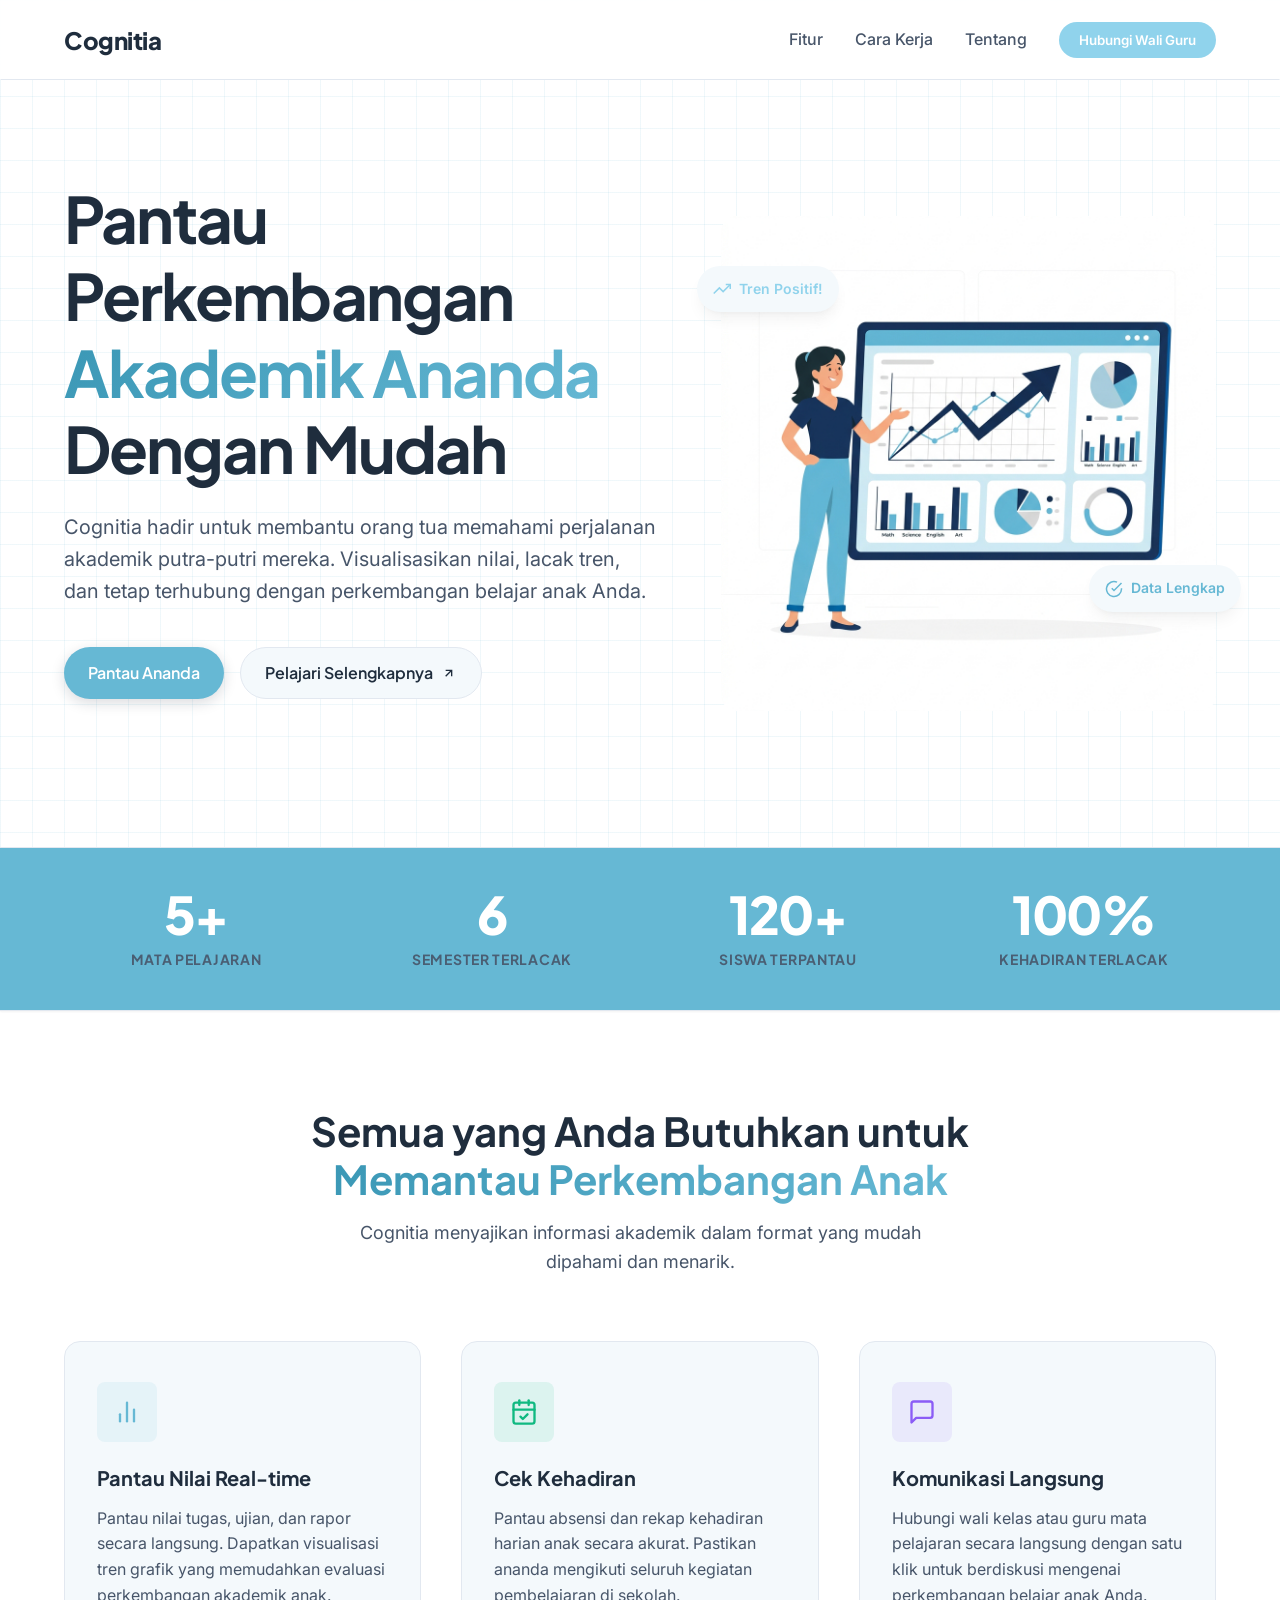
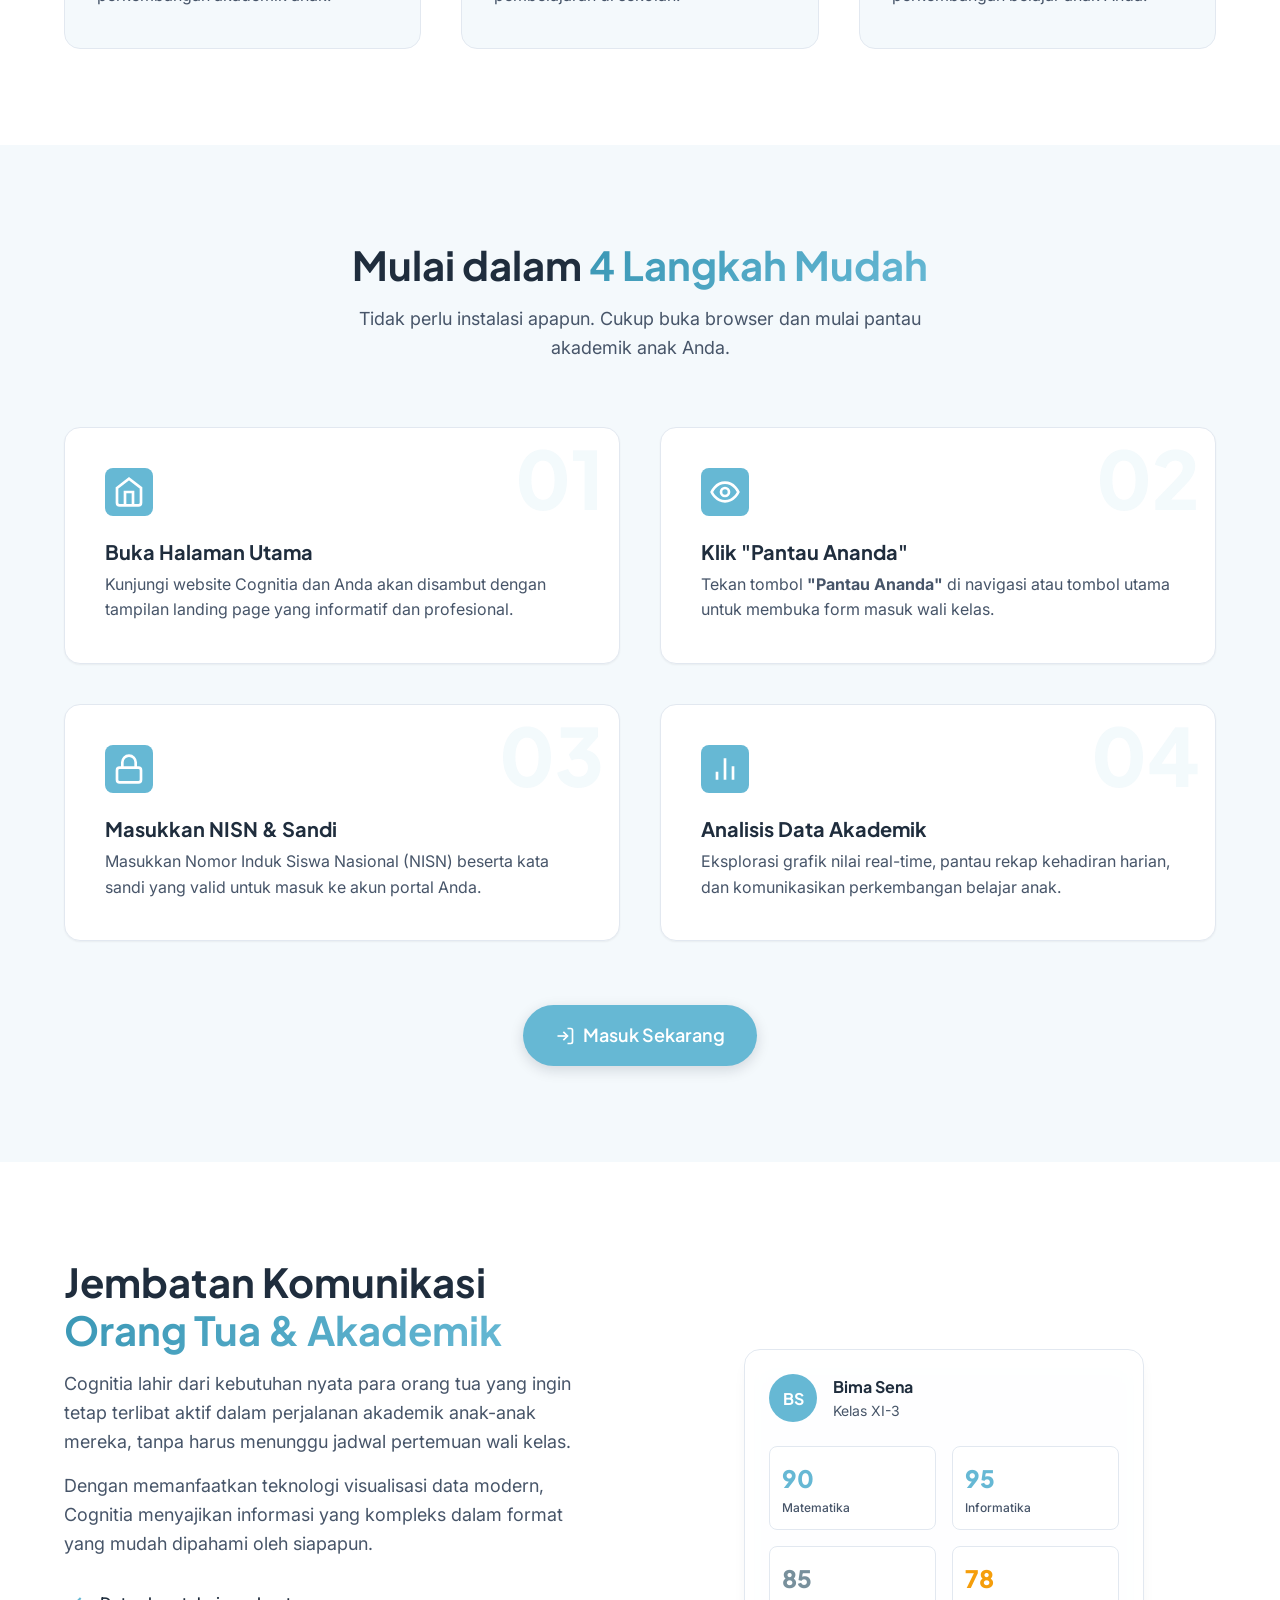
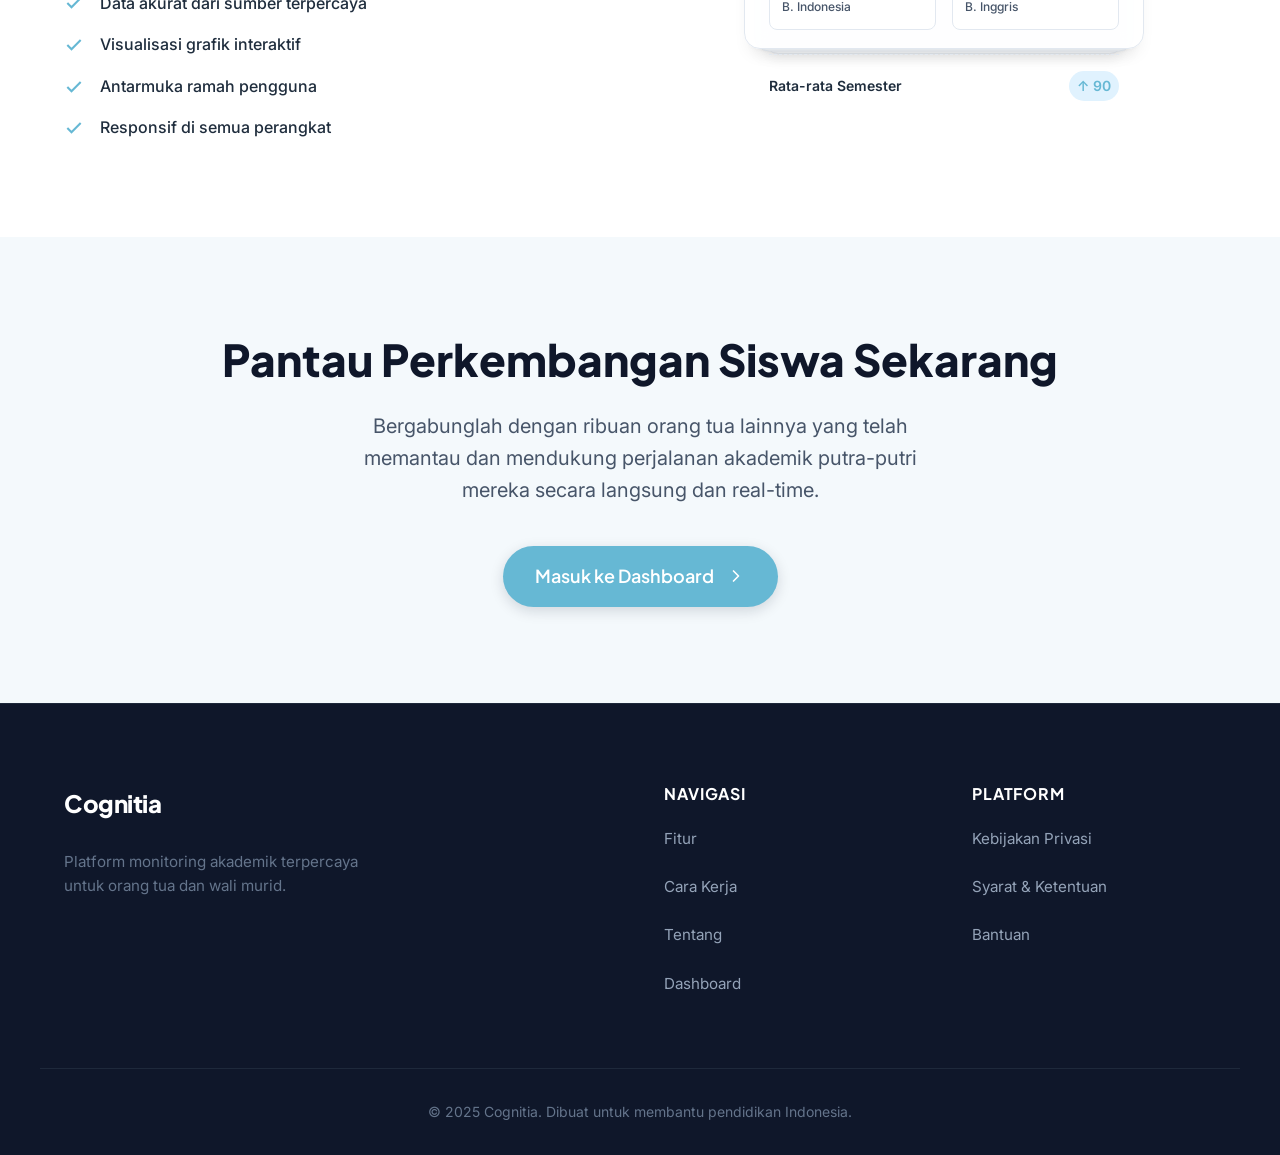
<file: index.html>
<!DOCTYPE html>
<html lang="id">

<head>
  <meta charset="UTF-8" />
  <meta name="viewport" content="width=device-width, initial-scale=1.0" />
  <title>Cognitia — Platform Pantau Akademik Terpercaya</title>
  <meta name="description"
    content="Cognitia adalah platform monitoring akademik untuk orang tua. Pantau perkembangan belajar anak secara real-time dengan visualisasi data yang mudah dipahami." />
  <link rel="preconnect" href="https://fonts.googleapis.com" />
  <link rel="preconnect" href="https://fonts.gstatic.com" crossorigin />
  <link
    href="https://fonts.googleapis.com/css2?family=Inter:wght@300;400;500;600;700;800;900&family=Plus+Jakarta+Sans:wght@400;500;600;700;800&display=swap"
    rel="stylesheet" />
  <!-- AOS - Animate On Scroll -->
  <link href="https://unpkg.com/aos@2.3.1/dist/aos.css" rel="stylesheet" />
  <link rel="stylesheet" href="css/style.css" />
  <style>
    :root {
      /* Theme: White & Blue #66B8D4 */
      --primary: #66B8D4;
      --primary-light: #8ecce0;
      --primary-dark: #3a97b5;

      --secondary: #90d3ec;
      --secondary-light: #bde7f7;
      --secondary-dark: #5fa5c0;

      --accent-purple: #78909c;
      --accent-orange: #f59e0b;
      --accent-pink: #ec4899;
      --accent-teal: #10b981;
      --accent-red: #ef4444;
      --accent-yellow: #facc15;

      /* Backgrounds & Surfaces */
      --bg-body: #ffffff;
      /* Pure white background */
      --bg-surface: #f4f9fc;
      /* Soft blue-white for cards/sections */
      --bg-surface-hover: #e3f2fd;

      /* Text Colors */
      --text-main: #1f2d3d;
      --text-dark: #0f172a;
      --text-muted: #475569;
      --text-light: #64748b;
      --text-inverse: #ffffff;

      /* Borders & Shadows */
      --border-light: #e2e8f0;
      --border-focus: #66B8D4;

      --shadow-sm: 0 1px 2px 0 rgba(0, 0, 0, 0.05);
      --shadow-md: 0 4px 6px -1px rgba(0, 0, 0, 0.05), 0 2px 4px -2px rgba(0, 0, 0, 0.05);
      --shadow-lg: 0 10px 15px -3px rgba(0, 0, 0, 0.05), 0 4px 6px -4px rgba(0, 0, 0, 0.05);
      --shadow-xl: 0 20px 25px -5px rgba(0, 0, 0, 0.05), 0 8px 10px -6px rgba(0, 0, 0, 0.05);
      --shadow-glow-primary: 0 0 20px rgba(102, 184, 212, 0.2);
      --shadow-glow-secondary: 0 0 20px rgba(144, 211, 236, 0.2);
    }

    /* Landing Page Specific Enhancements */
    .hero-title .gradient-text {
      color: #66B8D4;
      background: linear-gradient(135deg, #3a97b5 0%, #66B8D4 100%);
      -webkit-background-clip: text;
      background-clip: text;
      -webkit-text-fill-color: transparent;
    }

    .section-title .gradient-text {
      color: #66B8D4;
      background: linear-gradient(135deg, #3a97b5 0%, #66B8D4 100%);
      -webkit-background-clip: text;
      background-clip: text;
      -webkit-text-fill-color: transparent;
    }

    /* Hero Visual Illustration */
    .hero-illustration-img {
      width: 100%;
      height: auto;
      max-height: 540px;
      object-fit: contain;
      border-radius: var(--radius-lg);
      mix-blend-mode: multiply;
    }

    /* Custom Call to Action (CTA) Section */
    .cta-section {
      padding: 6rem 0;
      background-color: #f4f9fc;
      text-align: center;
      position: relative;
      overflow: hidden;
    }

    .cta-container {
      max-width: var(--max-w-container);
      margin: 0 auto;
      padding: 0 1.5rem;
      position: relative;
      z-index: 2;
    }

    .cta-title {
      font-size: clamp(2rem, 5vw, 2.75rem);
      color: var(--text-dark);
      margin-bottom: 1.5rem;
      font-weight: 800;
    }

    .cta-desc {
      font-size: 1.25rem;
      color: var(--text-muted);
      max-width: 600px;
      margin: 0 auto 2.5rem;
    }

    .cta-btn-wrapper {
      display: flex;
      justify-content: center;
    }

    /* Clean grid for 3-card layout */
    .features-grid-3 {
      display: grid;
      grid-template-columns: repeat(auto-fit, minmax(300px, 1fr));
      gap: 2.5rem;
      margin-top: 4rem;
    }

    .feature-card .feature-icon.custom-blue {
      background-color: rgba(102, 184, 212, 0.1);
      color: #66B8D4;
    }

    .feature-card .feature-icon.custom-green {
      background-color: rgba(16, 185, 129, 0.1);
      color: #10b981;
    }

    .feature-card .feature-icon.custom-purple {
      background-color: rgba(139, 92, 246, 0.1);
      color: #8b5cf6;
    }

    /* Navbar Background Theme Override */
    .navbar {
      background-color: rgba(255, 255, 255, 0.9) !important;
      border-bottom: 1px solid var(--border-light);
    }

    .navbar.scrolled {
      background-color: rgba(255, 255, 255, 0.95) !important;
    }

    /* Loader Overlay Background Theme Override */
    .loader-overlay {
      background-color: rgba(255, 255, 255, 0.85) !important;
    }

    /* Hero Responsive 2-Column Grid Layout */
    .hero-bg-shapes {
      display: none !important;
    }

    .hero {
      display: flex;
      flex-direction: column;
      align-items: center;
      text-align: center;
      padding: 160px 1.5rem 80px;
      background-color: #ffffff;
      background-image:
        linear-gradient(to right, rgba(102, 184, 212, 0.1) 1px, transparent 1px),
        linear-gradient(to bottom, rgba(102, 184, 212, 0.1) 1px, transparent 1px);
      background-size: 32px 32px;
    }

    .hero-content {
      text-align: center;
    }

    .hero-actions {
      justify-content: center;
    }

    .hero-stats {
      justify-content: center;
    }

    .hero-visual {
      width: 100%;
      display: flex;
      justify-content: center;
      align-items: center;
    }

    @media (min-width: 992px) {
      .hero {
        display: grid;
        grid-template-columns: 1.2fr 1fr;
        text-align: left;
        align-items: center;
        gap: 4rem;
        padding: 180px calc((100% - var(--max-w-container)) / 2 + 1.5rem) 100px;
      }

      .hero-content {
        text-align: left;
        padding: 0;
      }

      .hero-actions {
        justify-content: flex-start;
      }

      .hero-visual {
        margin-top: 0;
        padding: 0;
        justify-content: flex-end;
      }
    }

    /* Stats Divider Banner */
    .stats-banner {
      background-color: var(--primary);
      /* Sky Blue */
      color: var(--text-inverse);
      /* White */
      padding: 2.5rem 0;
      width: 100%;
      box-shadow: var(--shadow-sm);
      border-top: 1px solid var(--border-light);
      border-bottom: 1px solid var(--border-light);
      z-index: 10;
      position: relative;
    }

    .banner-container {
      max-width: var(--max-w-container);
      margin: 0 auto;
      padding: 0 1.5rem;
      display: grid;
      grid-template-columns: repeat(4, 1fr);
      gap: 2rem;
      align-items: center;
    }

    .banner-item {
      font-family: var(--font-display);
      display: flex;
      flex-direction: column;
      align-items: center;
      gap: 0.5rem;
      text-align: center;
    }

    .stat-number {
      font-size: clamp(2.25rem, 5vw, 3.25rem);
      /* Extra large bold numbers */
      font-weight: 900;
      line-height: 1;
      letter-spacing: -0.02em;
    }

    .stat-label {
      font-size: clamp(0.75rem, 1.5vw, 0.875rem);
      font-weight: 700;
      text-transform: uppercase;
      letter-spacing: 0.05em;
      opacity: 0.9;
    }

    @media (max-width: 767px) {
      .banner-container {
        grid-template-columns: repeat(2, 1fr);
        gap: 2.5rem 1.5rem;
      }
    }

    /* Swapped background sections for clean alternating flow */
    .features-section {
      background-color: #ffffff !important;
    }

    .features-section .feature-card {
      background-color: #f4f9fc !important;
      border-color: #e2e8f0 !important;
    }

    .features-section .feature-card:hover {
      background-color: #ffffff !important;
      border-color: var(--primary) !important;
    }

    .howto-section {
      background-color: #f4f9fc !important;
    }

    .howto-section .step-card {
      background-color: #ffffff !important;
      border-color: #e2e8f0 !important;
    }

    /* Refine How To steps layout to prevent skinny cards */
    .steps-container {
      display: grid !important;
      grid-template-columns: repeat(2, 1fr) !important;
      gap: 2.5rem !important;
    }

    .step-connector {
      display: none !important;
      /* Hide connectors to allow wide 2x2 grid cards */
    }

    .step-card {
      width: 100% !important;
      flex: none !important;
      padding: 2.5rem !important;
    }

    @media (max-width: 767px) {
      .steps-container {
        grid-template-columns: 1fr !important;
        gap: 1.5rem !important;
      }
    }

    .about-section {
      background-color: #ffffff !important;
    }

    .cta-section {
      background-color: #f4f9fc !important;
    }

    /* ===== FOOTER STYLING ===== */
    .footer {
      background-color: #0f172a;
      /* Premium deep slate background */
      color: #94a3b8;
      /* Soft readable slate text */
      padding: 5rem 0 2rem;
      border-top: 1px solid #1e293b;
    }

    .footer-container {
      max-width: var(--max-w-container);
      margin: 0 auto;
      padding: 0 1.5rem;
      display: grid;
      grid-template-columns: 2.2fr 1fr 1fr;
      gap: 4rem;
    }

    .footer-brand {
      display: flex;
      flex-direction: column;
      gap: 1rem;
    }

    .footer-brand .nav-logo {
      color: #ffffff !important;
      display: flex;
      align-items: center;
      gap: 0.75rem;
      text-decoration: none;
    }

    .footer-brand .logo-text {
      color: #ffffff !important;
    }

    .footer-tagline {
      font-size: 0.95rem;
      line-height: 1.6;
      max-width: 320px;
    }

    .footer-links {
      display: flex;
      flex-direction: column;
      gap: 1rem;
    }

    .footer-links h4 {
      color: #ffffff;
      font-family: var(--font-display);
      font-size: 1rem;
      font-weight: 700;
      text-transform: uppercase;
      letter-spacing: 0.05em;
      margin-bottom: 0.5rem;
    }

    .footer-links a {
      color: #94a3b8;
      font-size: 0.95rem;
      transition: color 0.2s ease;
      text-decoration: none;
      width: fit-content;
    }

    .footer-links a:hover {
      color: var(--primary);
      /* Hover color: Cognitia blue accent */
    }

    .footer-bottom {
      max-width: var(--max-w-container);
      margin: 4rem auto 0;
      padding: 2rem 1.5rem 0;
      border-top: 1px solid #1e293b;
      display: flex;
      justify-content: center;
      align-items: center;
    }

    .footer-bottom p {
      font-size: 0.875rem;
      color: #64748b;
      text-align: center;
    }

    @media (max-width: 768px) {
      .footer-container {
        grid-template-columns: 1fr;
        gap: 2.5rem;
      }
    }

    /* Mobile Menu Click Blocking Fix */
    .mobile-menu {
      visibility: hidden;
      pointer-events: none;
    }

    .mobile-menu.open {
      visibility: visible;
      pointer-events: auto;
    }

    /* Mobile Navbar Responsive Collision Fix & Menu Animation overrides */
    @media (max-width: 991px) {
      .nav-links {
        display: none !important;
      }

      .hamburger {
        display: flex !important;
        flex-direction: column;
        justify-content: space-between;
        width: 24px;
        height: 18px;
        z-index: 1001;
      }

      .hamburger span {
        width: 100%;
        height: 2px;
        background-color: var(--text-main);
        border-radius: 2px;
        transition: transform 0.3s cubic-bezier(0.4, 0, 0.2, 1), opacity 0.3s cubic-bezier(0.4, 0, 0.2, 1);
        transform-origin: center;
        position: static;
      }

      .hamburger.open span:nth-child(1) {
        transform: translateY(8px) rotate(45deg);
      }

      .hamburger.open span:nth-child(2) {
        opacity: 0;
      }

      .hamburger.open span:nth-child(3) {
        transform: translateY(-8px) rotate(-45deg);
      }

      /* Backdrop overlay to dim the page */
      .mobile-menu-overlay {
        position: fixed;
        top: 0;
        left: 0;
        width: 100vw;
        height: 100vh;
        background-color: rgba(15, 23, 42, 0);
        /* Transparent at start */
        backdrop-filter: blur(0px);
        -webkit-backdrop-filter: blur(0px);
        pointer-events: none;
        /* Allow clicks to pass through when closed */
        transition: background-color 0.25s ease, backdrop-filter 0.25s ease, -webkit-backdrop-filter 0.25s ease;
        z-index: 998;
      }

      .mobile-menu-overlay.open {
        background-color: rgba(15, 23, 42, 0.45);
        /* Soft premium dimming overlay */
        backdrop-filter: blur(4px);
        -webkit-backdrop-filter: blur(4px);
        pointer-events: auto;
        /* Block clicks and receive click events when open */
      }

      /* Flatten navbar container to remove capsule styling */
      .navbar.menu-open {
        top: 0 !important;
        width: 100% !important;
        max-width: 100% !important;
        border-radius: 0 !important;
        box-shadow: none !important;
        border-color: transparent !important;
        background-color: transparent !important;
        backdrop-filter: none !important;
        -webkit-backdrop-filter: none !important;
      }

      /* Lock navbar layout on mobile to prevent layout shifts/jitters when scrolling */
      .navbar {
        left: 0 !important;
        transform: none !important;
        width: 100% !important;
        max-width: 100% !important;
        border-radius: 0 !important;
        top: 0 !important;
        transition: background-color 0.3s ease, box-shadow 0.3s ease, border-color 0.3s ease !important;
      }

      /* Force scrolled navbar on mobile to remain flat at the top of the page */
      .navbar.scrolled {
        top: 0 !important;
        width: 100% !important;
        max-width: 100% !important;
        border-radius: 0 !important;
        box-shadow: 0 2px 10px rgba(0, 0, 0, 0.05) !important;
        border-bottom: 1px solid var(--border-light) !important;
        border-left: none !important;
        border-right: none !important;
        border-top: none !important;
      }

      /* Stack hero buttons vertically on mobile */
      .hero-actions {
        flex-direction: column;
        align-items: stretch;
        width: 100%;
        max-width: 320px;
        margin: 0 auto 3rem;
        gap: 1rem;
      }

      .hero-actions .btn-primary,
      .hero-actions .btn-secondary {
        width: 100%;
        justify-content: center;
        text-align: center;
      }
    }
  </style>
  <link rel="icon" type="image/png" href="assets/images/logo.png" />
  <!-- AOS JS -->
  <script src="https://unpkg.com/aos@2.3.1/dist/aos.js"></script>
</head>

<body>
  <!-- ===== NAVBAR ===== -->
  <header class="navbar" id="navbar">
    <div class="nav-container">
      <a href="index.html" class="nav-logo" id="nav-logo-link">
        <span class="logo-text">Cognitia</span>
      </a>
      <nav class="nav-links" id="nav-links">
        <a href="#fitur" class="nav-link">Fitur</a>
        <a href="#cara-kerja" class="nav-link">Cara Kerja</a>
        <a href="#tentang" class="nav-link">Tentang</a>
        <button class="nav-cta-btn" id="nav-contact-btn">Hubungi Wali Guru</button>
      </nav>
      <button class="hamburger" id="hamburger" aria-label="Toggle menu">
        <span></span><span></span><span></span>
      </button>
    </div>
    <!-- Mobile Menu Overlay -->
    <div class="mobile-menu-overlay" id="mobile-menu-overlay"></div>
    <!-- Mobile Menu -->
    <div class="mobile-menu" id="mobile-menu">
      <a href="#fitur" class="mobile-link">Fitur</a>
      <a href="#cara-kerja" class="mobile-link">Cara Kerja</a>
      <a href="#tentang" class="mobile-link">Tentang</a>
      <a href="pages/login.html" class="mobile-cta-btn">Pantau Ananda</a>
    </div>
  </header>

  <!-- ===== HERO SECTION ===== -->
  <section class="hero" id="hero">
    <div class="hero-bg-shapes">
      <div class="shape shape-1"></div>
      <div class="shape shape-2"></div>
      <div class="shape shape-3"></div>
      <div class="shape shape-4"></div>
    </div>
    <div class="hero-content">
      <h1 class="hero-title">
        Pantau Perkembangan<br />
        <span class="gradient-text">Akademik Ananda</span><br />
        Dengan Mudah
      </h1>
      <p class="hero-desc">
        Cognitia hadir untuk membantu orang tua memahami perjalanan akademik putra-putri mereka.
        Visualisasikan nilai, lacak tren, dan tetap terhubung dengan perkembangan belajar anak Anda.
      </p>
      <div class="hero-actions">
        <a href="pages/login.html" class="btn-primary" id="hero-cta-btn">
          Pantau Ananda
        </a>
        <a href="#cara-kerja" class="btn-secondary" id="hero-learn-btn">
          Pelajari Selengkapnya
          <svg width="16" height="16" viewBox="0 0 24 24" fill="none" stroke="currentColor" stroke-width="2">
            <path d="M7 17l9-9M7 8h9v9" />
          </svg>
        </a>
      </div>

    </div>
    <div class="hero-visual">
      <img src="assets/images/hero_vector.png" alt="Pantau Perkembangan Akademik Ananda" class="hero-illustration-img" />
      <div class="floating-badge badge-1">
        <svg width="18" height="18" viewBox="0 0 24 24" fill="none" stroke="currentColor" stroke-width="2">
          <polyline points="23 6 13.5 15.5 8.5 10.5 1 18" />
          <polyline points="17 6 23 6 23 12" />
        </svg>
        <span>Tren Positif!</span>
      </div>
      <div class="floating-badge badge-2">
        <svg width="18" height="18" viewBox="0 0 24 24" fill="none" stroke="currentColor" stroke-width="2">
          <path d="M22 11.08V12a10 10 0 1 1-5.93-9.14" />
          <polyline points="22 4 12 14.01 9 11.01" />
        </svg>
        <span>Data Lengkap</span>
      </div>
    </div>
  </section>

  <!-- ===== STATS BANNER ===== -->
  <div class="stats-banner">
    <div class="banner-container">
      <div class="banner-item">
        <span class="stat-number" data-target="5" data-suffix="+">0+</span>
        <span class="stat-label">Mata Pelajaran</span>
      </div>
      <div class="banner-item">
        <span class="stat-number" data-target="6" data-suffix="">0</span>
        <span class="stat-label">Semester Terlacak</span>
      </div>
      <div class="banner-item">
        <span class="stat-number" data-target="120" data-suffix="+">0+</span>
        <span class="stat-label">Siswa Terpantau</span>
      </div>
      <div class="banner-item">
        <span class="stat-number" data-target="100" data-suffix="%">0%</span>
        <span class="stat-label">Kehadiran Terlacak</span>
      </div>
    </div>
  </div>

  <!-- ===== FITUR SECTION ===== -->
  <section class="features-section" id="fitur">
    <div class="section-container">
      <div class="section-header" data-aos="fade-up">
        <h2 class="section-title">Semua yang Anda Butuhkan untuk<br /><span class="gradient-text">Memantau Perkembangan
            Anak</span></h2>
        <p class="section-desc">Cognitia menyajikan informasi akademik dalam format yang mudah dipahami dan menarik.</p>
      </div>
      <div class="features-grid-3">
        <div class="feature-card" id="feat-card-1" data-aos="fade-up" data-aos-delay="100">
          <div class="feature-icon custom-blue">
            <svg width="28" height="28" viewBox="0 0 24 24" fill="none" stroke="currentColor" stroke-width="2"
              stroke-linecap="round" stroke-linejoin="round">
              <line x1="18" y1="20" x2="18" y2="10"></line>
              <line x1="12" y1="20" x2="12" y2="4"></line>
              <line x1="6" y1="20" x2="6" y2="14"></line>
            </svg>
          </div>
          <h3>Pantau Nilai Real-time</h3>
          <p>Pantau nilai tugas, ujian, dan rapor secara langsung. Dapatkan visualisasi tren grafik yang memudahkan
            evaluasi perkembangan akademik anak.</p>
        </div>
        <div class="feature-card" id="feat-card-2" data-aos="fade-up" data-aos-delay="200">
          <div class="feature-icon custom-green">
            <svg width="28" height="28" viewBox="0 0 24 24" fill="none" stroke="currentColor" stroke-width="2"
              stroke-linecap="round" stroke-linejoin="round">
              <rect x="3" y="4" width="18" height="18" rx="2" ry="2"></rect>
              <line x1="16" y1="2" x2="16" y2="6"></line>
              <line x1="8" y1="2" x2="8" y2="6"></line>
              <line x1="3" y1="10" x2="21" y2="10"></line>
              <polyline points="9 16 11 18 15 14"></polyline>
            </svg>
          </div>
          <h3>Cek Kehadiran</h3>
          <p>Pantau absensi dan rekap kehadiran harian anak secara akurat. Pastikan ananda mengikuti seluruh kegiatan
            pembelajaran di sekolah.</p>
        </div>
        <div class="feature-card" id="feat-card-3" data-aos="fade-up" data-aos-delay="300">
          <div class="feature-icon custom-purple">
            <svg width="28" height="28" viewBox="0 0 24 24" fill="none" stroke="currentColor" stroke-width="2"
              stroke-linecap="round" stroke-linejoin="round">
              <path d="M21 15a2 2 0 0 1-2 2H7l-4 4V5a2 2 0 0 1 2-2h14a2 2 0 0 1 2 2z"></path>
            </svg>
          </div>
          <h3>Komunikasi Langsung</h3>
          <p>Hubungi wali kelas atau guru mata pelajaran secara langsung dengan satu klik untuk berdiskusi mengenai
            perkembangan belajar anak Anda.</p>
        </div>
      </div>
    </div>
  </section>

  <!-- ===== CARA KERJA SECTION ===== -->
  <section class="howto-section" id="cara-kerja">
    <div class="section-container">
      <div class="section-header" data-aos="fade-up">
        <h2 class="section-title">Mulai dalam <span class="gradient-text">4 Langkah Mudah</span></h2>
        <p class="section-desc">Tidak perlu instalasi apapun. Cukup buka browser dan mulai pantau akademik anak Anda.
        </p>
      </div>
      <div class="steps-container">
        <div class="step-card" id="step-card-1" data-aos="fade-up" data-aos-delay="100">
          <div class="step-number">01</div>
          <div class="step-icon">
            <svg width="32" height="32" viewBox="0 0 24 24" fill="none" stroke="currentColor" stroke-width="2">
              <path d="M3 9l9-7 9 7v11a2 2 0 0 1-2 2H5a2 2 0 0 1-2-2z" />
              <polyline points="9 22 9 12 15 12 15 22" />
            </svg>
          </div>
          <h3>Buka Halaman Utama</h3>
          <p>Kunjungi website Cognitia dan Anda akan disambut dengan tampilan landing page yang informatif dan
            profesional.</p>
        </div>
        <div class="step-connector">
          <svg width="44" height="44" viewBox="0 0 24 24" fill="none" stroke="currentColor" stroke-width="3"
            stroke-linecap="round" stroke-linejoin="round">
            <polyline points="9 18 15 12 9 6" />
          </svg>
        </div>
        <div class="step-card" id="step-card-2" data-aos="fade-up" data-aos-delay="200">
          <div class="step-number">02</div>
          <div class="step-icon">
            <svg width="32" height="32" viewBox="0 0 24 24" fill="none" stroke="currentColor" stroke-width="2">
              <path d="M2 12C2 12 5 5 12 5C19 5 22 12 22 12C22 12 19 19 12 19C5 19 2 12 2 12Z" />
              <circle cx="12" cy="12" r="3" />
            </svg>
          </div>
          <h3>Klik "Pantau Ananda"</h3>
          <p>Tekan tombol <strong>"Pantau Ananda"</strong> di navigasi atau tombol utama untuk membuka form masuk wali
            kelas.</p>
        </div>
        <div class="step-connector">
          <svg width="44" height="44" viewBox="0 0 24 24" fill="none" stroke="currentColor" stroke-width="3"
            stroke-linecap="round" stroke-linejoin="round">
            <polyline points="9 18 15 12 9 6" />
          </svg>
        </div>
        <div class="step-card" id="step-card-3" data-aos="fade-up" data-aos-delay="300">
          <div class="step-number">03</div>
          <div class="step-icon">
            <svg width="32" height="32" viewBox="0 0 24 24" fill="none" stroke="currentColor" stroke-width="2"
              stroke-linecap="round" stroke-linejoin="round">
              <rect x="3" y="11" width="18" height="11" rx="2" ry="2"></rect>
              <path d="M7 11V7a5 5 0 0 1 10 0v4"></path>
            </svg>
          </div>
          <h3>Masukkan NISN & Sandi</h3>
          <p>Masukkan Nomor Induk Siswa Nasional (NISN) beserta kata sandi yang valid untuk masuk ke akun portal Anda.
          </p>
        </div>
        <div class="step-connector">
          <svg width="44" height="44" viewBox="0 0 24 24" fill="none" stroke="currentColor" stroke-width="3"
            stroke-linecap="round" stroke-linejoin="round">
            <polyline points="9 18 15 12 9 6" />
          </svg>
        </div>
        <div class="step-card" id="step-card-4" data-aos="fade-up" data-aos-delay="400">
          <div class="step-number">04</div>
          <div class="step-icon">
            <svg width="32" height="32" viewBox="0 0 24 24" fill="none" stroke="currentColor" stroke-width="2">
              <line x1="18" y1="20" x2="18" y2="10" />
              <line x1="12" y1="20" x2="12" y2="4" />
              <line x1="6" y1="20" x2="6" y2="14" />
            </svg>
          </div>
          <h3>Analisis Data Akademik</h3>
          <p>Eksplorasi grafik nilai real-time, pantau rekap kehadiran harian, dan komunikasikan perkembangan belajar
            anak.</p>
        </div>
      </div>
      <div class="howto-cta">
        <a href="pages/login.html" class="btn-primary large" id="howto-cta-btn">
          <svg width="20" height="20" viewBox="0 0 24 24" fill="none" stroke="currentColor" stroke-width="2">
            <path d="M15 3h4a2 2 0 0 1 2 2v14a2 2 0 0 1-2 2h-4" />
            <polyline points="10 17 15 12 10 7" />
            <line x1="15" y1="12" x2="3" y2="12" />
          </svg>
          Masuk Sekarang
        </a>
      </div>
    </div>
  </section>

  <!-- ===== ABOUT / TENTANG ===== -->
  <section class="about-section" id="tentang">
    <div class="section-container">
      <div class="about-grid">
        <div class="about-text" data-aos="fade-right">
          <h2 class="section-title">Jembatan Komunikasi<br /><span class="gradient-text">Orang Tua & Akademik</span>
          </h2>
          <p>Cognitia lahir dari kebutuhan nyata para orang tua yang ingin tetap terlibat aktif dalam perjalanan
            akademik anak-anak mereka, tanpa harus menunggu jadwal pertemuan wali kelas.</p>
          <p style="margin-top:1rem;">Dengan memanfaatkan teknologi visualisasi data modern, Cognitia menyajikan
            informasi yang kompleks dalam format yang mudah dipahami oleh siapapun.</p>
          <div class="about-highlights">
            <div class="highlight-item">
              <svg width="20" height="20" viewBox="0 0 24 24" fill="none" stroke="#66B8D4" stroke-width="2.5">
                <polyline points="20 6 9 17 4 12" />
              </svg>
              <span>Data akurat dari sumber terpercaya</span>
            </div>
            <div class="highlight-item">
              <svg width="20" height="20" viewBox="0 0 24 24" fill="none" stroke="#66B8D4" stroke-width="2.5">
                <polyline points="20 6 9 17 4 12" />
              </svg>
              <span>Visualisasi grafik interaktif</span>
            </div>
            <div class="highlight-item">
              <svg width="20" height="20" viewBox="0 0 24 24" fill="none" stroke="#66B8D4" stroke-width="2.5">
                <polyline points="20 6 9 17 4 12" />
              </svg>
              <span>Antarmuka ramah pengguna</span>
            </div>
            <div class="highlight-item">
              <svg width="20" height="20" viewBox="0 0 24 24" fill="none" stroke="#66B8D4" stroke-width="2.5">
                <polyline points="20 6 9 17 4 12" />
              </svg>
              <span>Responsif di semua perangkat</span>
            </div>
          </div>
        </div>
        <div class="about-visual" data-aos="fade-left" data-aos-delay="200">
          <div class="about-card-stack">
            <div class="acard acard-back"></div>
            <div class="acard acard-mid"></div>
            <div class="acard acard-front">
              <div class="acard-header">
                <div class="acard-avatar">BS</div>
                <div>
                  <div class="acard-name">Bima Sena</div>
                  <div class="acard-class">Kelas XI-3</div>
                </div>
              </div>
              <div class="acard-stats">
                <div class="astat">
                  <span class="astat-val" style="color:#66B8D4">90</span>
                  <span class="astat-key">Matematika</span>
                </div>
                <div class="astat">
                  <span class="astat-val" style="color:#66B8D4">95</span>
                  <span class="astat-key">Informatika</span>
                </div>
                <div class="astat">
                  <span class="astat-val" style="color:#78909c">85</span>
                  <span class="astat-key">B. Indonesia</span>
                </div>
                <div class="astat">
                  <span class="astat-val" style="color:#f59e0b">78</span>
                  <span class="astat-key">B. Inggris</span>
                </div>
              </div>
              <div class="acard-trend">
                <span>Rata-rata Semester</span>
                <span class="trend-arrow" style="color:#66B8D4; background-color:#e0f2fe;">↑ 90</span>
              </div>
            </div>
          </div>
        </div>
      </div>
    </div>
  </section>

  <!-- ===== CALL TO ACTION (CTA) ===== -->
  <section class="cta-section" id="cta">
    <div class="cta-container" data-aos="zoom-in">
      <h2 class="cta-title">Pantau Perkembangan Siswa Sekarang</h2>
      <p class="cta-desc">Bergabunglah dengan ribuan orang tua lainnya yang telah memantau dan mendukung perjalanan
        akademik putra-putri mereka secara langsung dan real-time.</p>
      <div class="cta-btn-wrapper">
        <a href="pages/login.html" class="btn-primary large" id="cta-dashboard-btn">
          Masuk ke Dashboard
          <svg width="20" height="20" viewBox="0 0 24 24" fill="none" stroke="currentColor" stroke-width="2"
            stroke-linecap="round" stroke-linejoin="round" style="margin-left: 0.25rem;">
            <polyline points="9 18 15 12 9 6"></polyline>
          </svg>
        </a>
      </div>
    </div>
  </section>

  <!-- ===== FOOTER ===== -->
  <footer class="footer">
    <div class="footer-container">
      <div class="footer-brand">
        <div class="nav-logo" style="margin-bottom:0.75rem;">
          <span class="logo-text">Cognitia</span>
        </div>
        <p class="footer-tagline">Platform monitoring akademik terpercaya untuk orang tua dan wali murid.</p>
      </div>
      <div class="footer-links">
        <h4>Navigasi</h4>
        <a href="#fitur">Fitur</a>
        <a href="#cara-kerja">Cara Kerja</a>
        <a href="#tentang">Tentang</a>
        <a href="pages/login.html">Dashboard</a>
      </div>
      <div class="footer-links">
        <h4>Platform</h4>
        <a href="#">Kebijakan Privasi</a>
        <a href="#">Syarat & Ketentuan</a>
        <a href="#">Bantuan</a>
      </div>
    </div>
    <div class="footer-bottom">
      <p>&copy; 2025 Cognitia. Dibuat untuk membantu pendidikan Indonesia.</p>
    </div>
  </footer>

  <!-- ===== MODAL HUBUNGI GURU ===== -->
  <div class="modal-overlay" id="contact-modal">
    <div class="modal-content">
      <div class="modal-header">
        <h3 class="modal-title">Hubungi Guru</h3>
        <button class="modal-close" id="modal-close">&times;</button>
      </div>
      <div class="modal-tabs">
        <button class="modal-tab active" data-tab="wali-kelas">Guru Wali Kelas</button>
        <button class="modal-tab" data-tab="guru-mapel">Guru Pelajaran</button>
      </div>
      <div class="modal-body">
        <div class="tab-pane active" id="tab-wali-kelas">
          <!-- Wali Kelas Cards -->
          <div class="teacher-card">
            <div class="teacher-info">
              <h4>Bu Vira</h4>
              <p>Wali Kelas X-1</p>
            </div>
            <a href="https://wa.me/6281234567890" target="_blank" class="btn-wa">Chat WhatsApp</a>
          </div>
          <div class="teacher-card">
            <div class="teacher-info">
              <h4>Bu Shildi</h4>
              <p>Wali Kelas X-2</p>
            </div>
            <a href="https://wa.me/6281234567890" target="_blank" class="btn-wa">Chat WhatsApp</a>
          </div>
          <div class="teacher-card">
            <div class="teacher-info">
              <h4>Bu Citra</h4>
              <p>Wali Kelas X-3</p>
            </div>
            <a href="https://wa.me/6281234567890" target="_blank" class="btn-wa">Chat WhatsApp</a>
          </div>
          <div class="teacher-card">
            <div class="teacher-info">
              <h4>Pak Taufik</h4>
              <p>Wali Kelas XI-1</p>
            </div>
            <a href="https://wa.me/6281234567890" target="_blank" class="btn-wa">Chat WhatsApp</a>
          </div>
          <div class="teacher-card">
            <div class="teacher-info">
              <h4>Miss Deby</h4>
              <p>Wali Kelas XI-2</p>
            </div>
            <a href="https://wa.me/6281234567890" target="_blank" class="btn-wa">Chat WhatsApp</a>
          </div>
          <div class="teacher-card">
            <div class="teacher-info">
              <h4>Bu Rani</h4>
              <p>Wali Kelas XI-3</p>
            </div>
            <a href="https://wa.me/6281234567890" target="_blank" class="btn-wa">Chat WhatsApp</a>
          </div>
          <div class="teacher-card">
            <div class="teacher-info">
              <h4>Pak Rusli</h4>
              <p>Wali Kelas XII-1</p>
            </div>
            <a href="https://wa.me/6281234567890" target="_blank" class="btn-wa">Chat WhatsApp</a>
          </div>
          <div class="teacher-card">
            <div class="teacher-info">
              <h4>Pak Erian</h4>
              <p>Wali Kelas XII-2</p>
            </div>
            <a href="https://wa.me/6281234567890" target="_blank" class="btn-wa">Chat WhatsApp</a>
          </div>
          <div class="teacher-card">
            <div class="teacher-info">
              <h4>Bu Dina</h4>
              <p>Wali Kelas XII-3</p>
            </div>
            <a href="https://wa.me/6281234567890" target="_blank" class="btn-wa">Chat WhatsApp</a>
          </div>
        </div>
        <div class="tab-pane" id="tab-guru-mapel">
          <!-- Guru Mapel Cards -->
          <div class="teacher-card">
            <div class="teacher-info">
              <h4>Pak Hendra</h4>
              <p>Guru Matematika</p>
            </div>
            <a href="https://wa.me/6281234567890" target="_blank" class="btn-wa">Chat WhatsApp</a>
          </div>
          <div class="teacher-card">
            <div class="teacher-info">
              <h4>Bu Sari</h4>
              <p>Guru Bahasa Indonesia</p>
            </div>
            <a href="https://wa.me/6281234567890" target="_blank" class="btn-wa">Chat WhatsApp</a>
          </div>
          <div class="teacher-card">
            <div class="teacher-info">
              <h4>Mr. John</h4>
              <p>Guru Bahasa Inggris</p>
            </div>
            <a href="https://wa.me/6281234567890" target="_blank" class="btn-wa">Chat WhatsApp</a>
          </div>
          <div class="teacher-card">
            <div class="teacher-info">
              <h4>Pak Budi</h4>
              <p>Guru PAI</p>
            </div>
            <a href="https://wa.me/6281234567890" target="_blank" class="btn-wa">Chat WhatsApp</a>
          </div>
          <div class="teacher-card">
            <div class="teacher-info">
              <h4>Bu Nisa</h4>
              <p>Guru Tahfidz</p>
            </div>
            <a href="https://wa.me/6281234567890" target="_blank" class="btn-wa">Chat WhatsApp</a>
          </div>
          <div class="teacher-card">
            <div class="teacher-info">
              <h4>Pak Dedi</h4>
              <p>Guru PJOK</p>
            </div>
            <a href="https://wa.me/6281234567890" target="_blank" class="btn-wa">Chat WhatsApp</a>
          </div>
        </div>
      </div>
    </div>
  </div>

  <script src="js/main.js"></script>
</body>

</html>
</file>
<file: css/style.css>
/* ==========================================================================
   COGNITIA - CSS STYLESHEET
   ========================================================================== */

/* ===== CSS VARIABLES ===== */
:root {
  /* Colors — Premium Blue & White Palette */
  --primary: #66B8D4;
  --primary-light: #8ecce0;
  --primary-dark: #3a97b5;

  --secondary: #90d3ec;
  --secondary-light: #bde7f7;
  --secondary-dark: #5fa5c0;

  --accent-purple: #78909c;
  --accent-orange: #f59e0b;
  --accent-pink: #ec4899;
  --accent-teal: #10b981;
  --accent-red: #ef4444;
  --accent-yellow: #facc15;

  /* Typography */
  --font-sans: 'Inter', system-ui, -apple-system, sans-serif;
  --font-display: 'Plus Jakarta Sans', var(--font-sans);

  /* Backgrounds & Surfaces */
  --bg-body: #ffffff;
  /* Pure white background */
  --bg-surface: #f4f9fc;
  /* Soft blue-white for cards/sections */
  --bg-surface-hover: #e3f2fd;

  /* Text Colors */
  --text-main: #1f2d3d;
  --text-dark: #0f172a;
  --text-muted: #475569;
  --text-light: #64748b;
  --text-inverse: #ffffff;

  /* Borders & Shadows */
  --border-light: #e2e8f0;
  --border-focus: #66B8D4;

  --shadow-sm: 0 1px 2px 0 rgba(0, 0, 0, 0.05);
  --shadow-md: 0 4px 6px -1px rgba(0, 0, 0, 0.05), 0 2px 4px -2px rgba(0, 0, 0, 0.05);
  --shadow-lg: 0 10px 15px -3px rgba(0, 0, 0, 0.05), 0 4px 6px -4px rgba(0, 0, 0, 0.05);
  --shadow-xl: 0 20px 25px -5px rgba(0, 0, 0, 0.05), 0 8px 10px -6px rgba(0, 0, 0, 0.05);
  --shadow-glow-primary: 0 0 20px rgba(102, 184, 212, 0.2);
  --shadow-glow-secondary: 0 0 20px rgba(144, 211, 236, 0.2);

  /* Layout & Transitions */
  --max-w-container: 1200px;
  --transition-fast: 0.15s ease-in-out;
  --transition-normal: 0.3s ease-in-out;
  --transition-bounce: 0.4s cubic-bezier(0.175, 0.885, 0.32, 1.275);
  --radius-md: 0.5rem;
  --radius-lg: 1rem;
  --radius-xl: 1.5rem;
  --radius-full: 9999px;

  /* Dashboard specific */
  --sidebar-width: 260px;
  --topbar-height: 80px;
  --bottom-nav-height: 64px;
}


/* Smooth scroll with offset for fixed navbar */
html {
  scroll-behavior: smooth;
  scroll-padding-top: 100px;
}

/* ===== CUSTOM SCROLLBAR (TEMA COGNITIA) ===== */
/* Untuk Chrome, Safari, dan Opera (Webkit browsers) */
::-webkit-scrollbar {
  width: 10px;
  height: 10px;
}

::-webkit-scrollbar-track {
  background: var(--bg-body);
}

::-webkit-scrollbar-thumb {
  background-color: rgba(102, 184, 212, 0.4);
  border-radius: 10px;
  border: 3px solid var(--bg-body);
}

::-webkit-scrollbar-thumb:hover {
  background-color: var(--primary);
}

/* Untuk Firefox */
* {
  scrollbar-width: thin;
  scrollbar-color: rgba(102, 184, 212, 0.4) var(--bg-body);
}


/* ===== RESET & BASE ===== */
*,
*::before,
*::after {
  box-sizing: border-box;
  margin: 0;
  padding: 0;
}

html {
  scroll-behavior: smooth;
  font-size: 16px;
}

body {
  font-family: var(--font-sans);
  color: var(--text-main);
  background-color: var(--bg-body);
  line-height: 1.6;
  -webkit-font-smoothing: antialiased;
  -moz-osx-font-smoothing: grayscale;
  overflow-x: hidden;
}

h1,
h2,
h3,
h4,
h5,
h6 {
  font-family: var(--font-display);
  font-weight: 700;
  line-height: 1.2;
  color: var(--text-main);
}

a {
  text-decoration: none;
  color: inherit;
  transition: color var(--transition-fast);
}

ul {
  list-style: none;
}

button {
  cursor: pointer;
  border: none;
  background: none;
  font-family: inherit;
}

/* ===== UTILITIES ===== */
.gradient-text {
  color: var(--primary-dark);
}


.section-container {
  max-width: var(--max-w-container);
  margin: 0 auto;
  padding: 0 1.5rem;
}

.section-header {
  text-align: center;
  margin-bottom: 4rem;
}

.section-badge {
  display: inline-block;
  padding: 0.5rem 1rem;
  background-color: rgba(102, 184, 212, 0.12);
  color: var(--primary);
  font-size: 0.875rem;
  font-weight: 600;
  border-radius: var(--radius-full);
  margin-bottom: 1rem;
  letter-spacing: 0.05em;
  text-transform: uppercase;
}

.section-title {
  font-size: clamp(2rem, 4vw, 2.5rem);
  margin-bottom: 1rem;
}

.section-desc {
  color: var(--text-muted);
  font-size: 1.125rem;
  max-width: 600px;
  margin: 0 auto;
}

/* Buttons */
.btn-primary,
.btn-secondary {
  display: inline-flex;
  align-items: center;
  justify-content: center;
  gap: 0.5rem;
  padding: 0.75rem 1.5rem;
  font-weight: 600;
  border-radius: var(--radius-full);
  transition: all var(--transition-bounce);
  font-family: var(--font-display);
}

.btn-primary {
  background-color: var(--primary);
  color: var(--text-inverse);
  box-shadow: 0 4px 14px 0 rgba(15, 23, 42, 0.15);
}

.btn-primary:hover {
  transform: translateY(-2px);
  box-shadow: 0 6px 20px rgba(15, 23, 42, 0.2);
  background-color: var(--primary-light);
}

.btn-secondary {
  background-color: var(--bg-surface);
  color: var(--text-main);
  border: 1px solid var(--border-light);
}

.btn-secondary:hover {
  border-color: var(--primary);
  color: var(--primary);
  transform: translateY(-2px);
  box-shadow: var(--shadow-sm);
}

.btn-primary.large {
  padding: 1rem 2rem;
  font-size: 1.125rem;
}

/* ===== NAVBAR ===== */
.navbar {
  position: fixed;
  top: 0;
  left: 50%;
  transform: translateX(-50%);
  width: 100%;
  max-width: 100%;
  height: 80px;
  background-color: rgba(255, 255, 255, 0.9);
  backdrop-filter: blur(10px);
  -webkit-backdrop-filter: blur(10px);
  z-index: 1000;
  border-radius: 0;
  transition: all 0.6s cubic-bezier(0.16, 1, 0.3, 1);
  border: 1px solid transparent;
}

.navbar.scrolled {
  top: 15px;
  width: calc(100% - 30px);
  max-width: var(--max-w-container);
  border-radius: var(--radius-full);
  box-shadow: var(--shadow-md);
  border-color: var(--border-light);
  height: 80px;
}

.nav-container {
  max-width: var(--max-w-container);
  margin: 0 auto;
  padding: 0 1.5rem;
  height: 100%;
  display: flex;
  align-items: center;
  justify-content: space-between;
}

.nav-logo {
  display: flex;
  align-items: center;
  gap: 0.75rem;
  font-family: var(--font-display);
  font-weight: 800;
  font-size: 1.5rem;
  letter-spacing: -0.02em;
}

.nav-links {
  display: flex;
  align-items: center;
  gap: 2rem;
}

.nav-link {
  font-weight: 500;
  color: var(--text-muted);
  position: relative;
}

.nav-link::after {
  content: '';
  position: absolute;
  bottom: -4px;
  left: 0;
  width: 0;
  height: 2px;
  background-color: var(--primary);
  transition: width var(--transition-normal);
}

.nav-link:hover {
  color: var(--primary);
}

.nav-link:hover::after {
  width: 100%;
}

.nav-cta-btn {
  background-color: var(--secondary);
  color: var(--text-inverse);
  padding: 0.6rem 1.25rem;
  border-radius: var(--radius-full);
  font-weight: 600;
  transition: all var(--transition-normal);
}

.nav-cta-btn:hover {
  background-color: var(--secondary-dark);
  transform: translateY(-1px);
  box-shadow: 0 4px 12px rgba(15, 23, 42, 0.15);
}


/* Hamburger Menu */
.hamburger {
  display: none;
  flex-direction: column;
  justify-content: space-around;
  width: 2rem;
  height: 2rem;
  background: transparent;
  border: none;
  cursor: pointer;
  padding: 0;
  z-index: 1001;
}

.hamburger span {
  width: 2rem;
  height: 0.25rem;
  background: var(--text-main);
  border-radius: 10px;
  transition: all 0.3s linear;
  position: relative;
  transform-origin: 1px;
}

/* Mobile Menu */
.mobile-menu {
  position: fixed;
  top: 0;
  right: -100%;
  width: 80%;
  max-width: 400px;
  height: 100vh;
  background-color: var(--bg-surface);
  box-shadow: -5px 0 15px rgba(0, 0, 0, 0.1);
  display: flex;
  flex-direction: column;
  padding: 80px 2rem 2rem;
  gap: 1.5rem;
  transition: right 0.4s ease-in-out;
  z-index: 999;
}

.mobile-menu.open {
  right: 0;
}

.mobile-link {
  font-size: 1.25rem;
  font-weight: 600;
  color: var(--text-main);
  padding-bottom: 0.5rem;
  border-bottom: 1px solid var(--border-light);
}

.mobile-cta-btn {
  background-color: var(--secondary);
  color: var(--text-inverse);
  padding: 1rem;
  border-radius: var(--radius-md);
  text-align: center;
  font-weight: 600;
  font-size: 1.125rem;
  margin-top: 1rem;
}

/* ===== HERO SECTION ===== */
.hero {
  position: relative;
  padding: 180px 0 100px;
  overflow: hidden;
  display: flex;
  flex-direction: column;
  align-items: center;
  text-align: center;
}

.hero-bg-shapes {
  position: absolute;
  top: 0;
  left: 0;
  width: 100%;
  height: 100%;
  z-index: -1;
  overflow: hidden;
}

.shape {
  position: absolute;
  filter: blur(80px);
  opacity: 0.4;
  border-radius: 50%;
}

.shape-1 {
  top: -10%;
  left: -10%;
  width: 50vw;
  height: 50vw;
  background-color: #66B8D4;
  animation: blob-1 15s infinite ease-in-out alternate;
}

.shape-2 {
  bottom: -20%;
  right: -10%;
  width: 40vw;
  height: 40vw;
  background-color: #8ecce0;
  animation: blob-2 20s infinite ease-in-out alternate;
}

.shape-3 {
  top: 40%;
  left: 30%;
  width: 30vw;
  height: 30vw;
  background-color: #3a97b5;
  opacity: 0.15;
  animation: blob-1 18s infinite ease-in-out alternate-reverse;
}

.shape-4 {
  top: 10%;
  right: 20%;
  width: 25vw;
  height: 25vw;
  background-color: #bde7f7;
  opacity: 0.2;
  animation: blob-2 25s infinite ease-in-out alternate-reverse;
}

.hero-content {
  max-width: 800px;
  padding: 0 1.5rem;
  position: relative;
  z-index: 1;
}

.hero-badge {
  display: inline-flex;
  align-items: center;
  gap: 0.5rem;
  background-color: var(--bg-surface);
  border: 1px solid var(--border-light);
  padding: 0.5rem 1rem;
  border-radius: var(--radius-full);
  font-size: 0.875rem;
  font-weight: 600;
  color: var(--text-muted);
  box-shadow: var(--shadow-sm);
  margin-bottom: 1.5rem;
  animation: slideDown 0.8s ease-out forwards;
}

.hero-title {
  font-size: clamp(2.5rem, 6vw, 4rem);
  letter-spacing: -0.03em;
  margin-bottom: 1.5rem;
  opacity: 0;
  animation: fadeInUp 0.8s ease-out 0.2s forwards;
}

.hero-desc {
  font-size: clamp(1.125rem, 2vw, 1.25rem);
  color: var(--text-muted);
  margin-bottom: 2.5rem;
  opacity: 0;
  animation: fadeInUp 0.8s ease-out 0.4s forwards;
}

.hero-actions {
  display: flex;
  gap: 1rem;
  justify-content: center;
  margin-bottom: 3rem;
  opacity: 0;
  animation: fadeInUp 0.8s ease-out 0.6s forwards;
}

.hero-stats {
  display: flex;
  justify-content: center;
  align-items: center;
  gap: 2rem;
  opacity: 0;
  animation: fadeInUp 0.8s ease-out 0.8s forwards;
}

.stat-item {
  display: flex;
  flex-direction: column;
  align-items: center;
}

.stat-num {
  font-family: var(--font-display);
  font-size: 1.75rem;
  font-weight: 800;
  color: var(--text-main);
}

.stat-label {
  font-size: 0.875rem;
  color: var(--text-muted);
  font-weight: 500;
}

.stat-divider {
  width: 1px;
  height: 40px;
  background-color: var(--border-light);
}

.hero-visual {
  position: relative;
  width: 100%;
  max-width: 900px;
  margin: 4rem auto 0;
  padding: 0 1.5rem;
  perspective: 1000px;
  opacity: 0;
  animation: fadeInUp 1s ease-out 1s forwards;
}

.dashboard-preview {
  background-color: var(--bg-surface);
  border-radius: var(--radius-lg);
  box-shadow: var(--shadow-xl);
  border: 1px solid var(--border-light);
  overflow: hidden;
  transform: rotateX(5deg);
  transition: transform 0.5s ease;
}

.dashboard-preview:hover {
  transform: rotateX(0deg);
}

.preview-header {
  background-color: #e0f2fe;
  padding: 0.75rem 1rem;
  border-bottom: 1px solid var(--border-light);
  display: flex;
  align-items: center;
  gap: 1rem;
}

.preview-dots {
  display: flex;
  gap: 6px;
}

.dot {
  width: 12px;
  height: 12px;
  border-radius: 50%;
}

.dot.red {
  background-color: #ef4444;
}

.dot.yellow {
  background-color: #eab308;
}

.dot.green {
  background-color: #66B8D4;
}

.preview-title {
  font-size: 0.875rem;
  font-weight: 600;
  color: var(--text-muted);
}

.preview-body {
  padding: 2rem;
  display: flex;
  flex-direction: column;
  gap: 1.5rem;
}

.preview-cards {
  display: grid;
  grid-template-columns: 1fr 1fr;
  gap: 1.5rem;
}

.preview-card {
  padding: 1.25rem;
  border-radius: var(--radius-md);
  display: flex;
  flex-direction: column;
  gap: 0.5rem;
}

.preview-card.blue {
  background-color: rgba(102, 184, 212, 0.1);
  border: 1px solid rgba(102, 184, 212, 0.25);
}

.preview-card.green {
  background-color: rgba(16, 185, 129, 0.12);
  border: 1px solid rgba(16, 185, 129, 0.25);
}

.pcard-label {
  font-size: 0.875rem;
  color: var(--text-muted);
  font-weight: 600;
}

.pcard-val {
  font-size: 2rem;
  font-weight: 800;
  font-family: var(--font-display);
}

.preview-card.blue .pcard-val {
  color: var(--primary);
}

.preview-card.green .pcard-val {
  color: var(--secondary);
}

.pcard-sub {
  font-size: 0.75rem;
  color: var(--text-muted);
}

.preview-chart-area {
  background-color: var(--bg-body);
  border-radius: var(--radius-md);
  padding: 1.5rem;
  height: 200px;
  display: flex;
  align-items: flex-end;
  justify-content: center;
  border: 1px dashed var(--border-light);
}

.mini-bars {
  display: flex;
  gap: 1.5rem;
  height: 150px;
  align-items: flex-end;
}

.mini-bar {
  width: 40px;
  height: var(--h);
  background-color: var(--primary);
  border-radius: 4px 4px 0 0;
  position: relative;
  transition: height 1s ease-out;
}

.mini-bar span {
  position: absolute;
  bottom: -25px;
  left: 50%;
  transform: translateX(-50%);
  font-size: 0.75rem;
  font-weight: 600;
  color: var(--text-muted);
}

.floating-badge {
  position: absolute;
  background-color: var(--bg-surface);
  padding: 0.75rem 1rem;
  border-radius: var(--radius-full);
  box-shadow: var(--shadow-lg);
  display: flex;
  align-items: center;
  gap: 0.5rem;
  font-weight: 600;
  font-size: 0.875rem;
  z-index: 2;
  animation: float 4s infinite ease-in-out alternate;
}

.badge-1 {
  top: 10%;
  left: -5%;
  color: var(--secondary);
}

.badge-2 {
  bottom: 20%;
  right: -5%;
  color: var(--primary);
  animation-delay: -2s;
}

/* ===== FEATURES SECTION ===== */
.features-section {
  padding: 6rem 0;
  background-color: var(--bg-surface);
}

.features-grid {
  display: grid;
  grid-template-columns: repeat(auto-fit, minmax(300px, 1fr));
  gap: 2rem;
  margin-top: 4rem;
}

.feature-card {
  padding: 2.5rem 2rem;
  border-radius: var(--radius-lg);
  background-color: var(--bg-body);
  border: 1px solid var(--border-light);
  transition: all var(--transition-bounce);
  position: relative;
  overflow: hidden;
  z-index: 1;
}

.feature-card::before {
  content: '';
  position: absolute;
  top: 0;
  left: 0;
  width: 100%;
  height: 100%;
  background: rgba(244, 249, 252, 0.5);
  z-index: -1;
  opacity: 0;
  transition: opacity var(--transition-normal);
}

.feature-card:hover {
  transform: translateY(-5px);
  box-shadow: var(--shadow-lg);
  border-color: transparent;
  background-color: var(--bg-surface);
}

.feature-card:hover::before {
  opacity: 1;
}

.feature-icon {
  width: 60px;
  height: 60px;
  border-radius: var(--radius-md);
  display: flex;
  align-items: center;
  justify-content: center;
  margin-bottom: 1.5rem;
  transition: transform var(--transition-bounce);
}

.feature-card:hover .feature-icon {
  transform: scale(1.1) rotate(-5deg);
}

.feature-icon.blue {
  background-color: rgba(102, 184, 212, 0.12);
  color: var(--primary);
}

.feature-icon.green {
  background-color: rgba(16, 185, 129, 0.12);
  color: var(--secondary-dark);
}

.feature-icon.purple {
  background-color: rgba(139, 92, 246, 0.1);
  color: var(--accent-purple);
}

.feature-icon.orange {
  background-color: rgba(245, 158, 11, 0.1);
  color: var(--accent-orange);
}

.feature-icon.teal {
  background-color: rgba(16, 185, 129, 0.1);
  color: var(--accent-teal);
}

.feature-icon.pink {
  background-color: rgba(236, 72, 153, 0.1);
  color: var(--accent-pink);
}

.feature-card h3 {
  font-size: 1.25rem;
  margin-bottom: 1rem;
}

.feature-card p {
  color: var(--text-muted);
  font-size: 1rem;
}

/* ===== HOW TO SECTION ===== */
.howto-section {
  padding: 6rem 0;
  background-color: var(--bg-body);
  position: relative;
}

.steps-container {
  display: flex;
  flex-direction: column;
  gap: 2rem;
  margin-top: 4rem;
  position: relative;
}

.step-card {
  background-color: var(--bg-surface);
  border-radius: var(--radius-lg);
  padding: 2rem;
  box-shadow: var(--shadow-sm);
  border: 1px solid var(--border-light);
  display: flex;
  flex-direction: column;
  align-items: flex-start;
  position: relative;
  z-index: 2;
  transition: transform var(--transition-normal);
  overflow: hidden;
}

.step-card:hover {
  transform: translateY(-3px);
  box-shadow: var(--shadow-md);
}

.step-number {
  position: absolute;
  top: 10px;
  right: 15px;
  font-family: var(--font-display);
  font-size: 5rem;
  font-weight: 900;
  color: var(--primary);
  opacity: 0.08;
  line-height: 1;
  z-index: 0;
  text-shadow: none;
}

.step-icon {
  width: 48px;
  height: 48px;
  background-color: var(--primary);
  color: white;
  border-radius: var(--radius-md);
  display: flex;
  align-items: center;
  justify-content: center;
  margin-bottom: 1.5rem;
}

.step-card h3 {
  font-size: 1.25rem;
  margin-bottom: 0.5rem;
}

.step-card p {
  color: var(--text-muted);
}

.step-connector {
  display: none;
  color: var(--primary-light);
}

.howto-cta {
  text-align: center;
  margin-top: 4rem;
}

@media (min-width: 768px) {
  .steps-container {
    flex-direction: row;
    align-items: center;
    justify-content: space-between;
  }

  .step-card {
    flex: 1;
  }

  .step-connector {
    display: block;
    flex-shrink: 0;
  }
}

/* ===== ABOUT SECTION ===== */
.about-section {
  padding: 6rem 0;
  background-color: var(--bg-surface);
}

.about-grid {
  display: grid;
  grid-template-columns: 1fr;
  gap: 4rem;
  align-items: center;
}

@media (min-width: 992px) {
  .about-grid {
    grid-template-columns: 1fr 1fr;
  }
}

.about-text .section-title {
  text-align: left;
}

.about-text .section-badge {
  margin-bottom: 1rem;
}

.about-text p {
  color: var(--text-muted);
  font-size: 1.125rem;
}

.about-highlights {
  margin-top: 2rem;
  display: flex;
  flex-direction: column;
  gap: 1rem;
}

.highlight-item {
  display: flex;
  align-items: center;
  gap: 1rem;
  font-weight: 500;
}

.about-visual {
  position: relative;
  height: 400px;
  display: flex;
  justify-content: center;
  align-items: center;
}

.about-card-stack {
  position: relative;
  width: 100%;
  max-width: 400px;
  height: 300px;
}

.acard {
  position: absolute;
  width: 100%;
  height: 100%;
  border-radius: var(--radius-lg);
  background-color: var(--bg-surface);
  box-shadow: var(--shadow-lg);
  border: 1px solid var(--border-light);
  transition: transform 0.5s ease;
}

.acard-back {
  transform: translateY(20px) scale(0.9);
  background-color: #f8fafc;
  z-index: 1;
}

.acard-mid {
  transform: translateY(10px) scale(0.95);
  background-color: #f1f5f9;
  z-index: 2;
}

.acard-front {
  transform: translateY(0) scale(1);
  z-index: 3;
  padding: 1.5rem;
  display: flex;
  flex-direction: column;
  gap: 1.5rem;
  background: rgba(255, 255, 255, 0.9);
  backdrop-filter: blur(10px);
}

.about-card-stack:hover .acard-back {
  transform: translateY(40px) scale(0.9);
}

.about-card-stack:hover .acard-mid {
  transform: translateY(20px) scale(0.95);
}

.acard-header {
  display: flex;
  align-items: center;
  gap: 1rem;
}

.acard-avatar {
  width: 48px;
  height: 48px;
  border-radius: 50%;
  background-color: var(--primary);
  color: white;
  display: flex;
  align-items: center;
  justify-content: center;
  font-weight: 700;
  font-family: var(--font-display);
}

.acard-name {
  font-weight: 700;
  font-family: var(--font-display);
}

.acard-class {
  font-size: 0.875rem;
  color: var(--text-muted);
}

.acard-stats {
  display: grid;
  grid-template-columns: 1fr 1fr;
  gap: 1rem;
}

.astat {
  display: flex;
  flex-direction: column;
  padding: 0.75rem;
  background-color: var(--bg-body);
  border-radius: var(--radius-md);
  border: 1px solid var(--border-light);
}

.astat-val {
  font-size: 1.5rem;
  font-weight: 800;
  font-family: var(--font-display);
}

.astat-key {
  font-size: 0.75rem;
  color: var(--text-muted);
  font-weight: 500;
}

.acard-trend {
  margin-top: auto;
  display: flex;
  justify-content: space-between;
  align-items: center;
  padding-top: 1rem;
  border-top: 1px dashed var(--border-light);
  font-weight: 600;
  font-size: 0.875rem;
}

.trend-arrow {
  color: var(--secondary);
  background-color: #f0fdf4;
  padding: 0.25rem 0.5rem;
  border-radius: var(--radius-full);
}

/* ===== FOOTER ===== */
.footer {
  background-color: var(--text-main);
  color: var(--text-inverse);
  padding: 4rem 0 0;
}

.footer-container {
  max-width: var(--max-w-container);
  margin: 0 auto;
  padding: 0 1.5rem 3rem;
  display: grid;
  grid-template-columns: 1fr;
  gap: 2rem;
}

@media (min-width: 768px) {
  .footer-container {
    grid-template-columns: 2fr 1fr 1fr;
  }
}

.footer-brand {
  max-width: 300px;
}

.footer-brand .logo-text {
  color: white;
}

.footer-tagline {
  color: var(--text-light);
  font-size: 0.875rem;
}

.footer-links h4 {
  color: white;
  margin-bottom: 1rem;
  font-size: 1.125rem;
}

.footer-links a {
  display: block;
  color: var(--text-light);
  margin-bottom: 0.5rem;
  font-size: 0.875rem;
}

.footer-links a:hover {
  color: var(--secondary-light);
}

.footer-bottom {
  border-top: 1px solid rgba(255, 255, 255, 0.1);
  padding: 1.5rem;
  text-align: center;
  color: var(--text-light);
  font-size: 0.875rem;
}

/* ==========================================================================
   DASHBOARD SPECIFIC STYLES
   ========================================================================== */
.dashboard-page {
  background-color: var(--bg-body);
  display: flex;
  height: 100vh;
  overflow: hidden;
}

/* --- SIDEBAR --- */
.sidebar {
  width: var(--sidebar-width);
  height: 100vh;
  background-color: var(--bg-surface);
  border-right: 1px solid var(--border-light);
  display: flex;
  flex-direction: column;
  position: fixed;
  left: -100%;
  top: 0;
  z-index: 1050;
  transition: left 0.3s ease-in-out;
}

.sidebar.active {
  left: 0;
}

@media (min-width: 992px) {
  .sidebar {
    left: 0;
    position: static;
  }
}

.sidebar-header {
  height: var(--topbar-height);
  display: flex;
  align-items: center;
  justify-content: space-between;
  padding: 0 1.5rem;
  border-bottom: 1px solid var(--border-light);
}

.sidebar-close {
  display: block;
  color: var(--text-muted);
}

@media (min-width: 992px) {
  .sidebar-close {
    display: none;
  }
}

.sidebar-profile {
  padding: 1.5rem;
  display: flex;
  align-items: center;
  gap: 1rem;
}

.profile-avatar {
  width: 40px;
  height: 40px;
  border-radius: 50%;
  background-color: var(--primary);
  color: white;
  display: flex;
  align-items: center;
  justify-content: center;
  font-weight: 700;
  font-family: var(--font-display);
}

.profile-info {
  display: flex;
  flex-direction: column;
}

.profile-name {
  font-weight: 600;
  font-family: var(--font-display);
  font-size: 0.875rem;
  color: var(--text-main);
}

.profile-class {
  font-size: 0.75rem;
  color: var(--text-muted);
}

.sidebar-divider {
  height: 1px;
  background-color: var(--border-light);
  margin: 0 1.5rem;
}

.sidebar-nav {
  padding: 1rem;
  display: flex;
  flex-direction: column;
  gap: 0.25rem;
}

.nav-section-label {
  font-size: 0.7rem;
  font-weight: 700;
  color: var(--text-light);
  margin-bottom: 0.5rem;
  padding-left: 0.75rem;
  letter-spacing: 0.05em;
}

.sidebar-link {
  display: flex;
  align-items: center;
  gap: 0.75rem;
  padding: 0.75rem;
  border-radius: var(--radius-md);
  color: var(--text-muted);
  font-weight: 500;
  font-size: 0.875rem;
  transition: all var(--transition-fast);
}

.sidebar-link:hover {
  background-color: var(--bg-surface-hover);
  color: var(--text-main);
}

.sidebar-logout {
  display: flex;
  align-items: center;
  gap: 0.75rem;
  padding: 0.75rem;
  border-radius: var(--radius-md);
  font-weight: 500;
  background-color: #fef2f2;
  color: #e7000b;
  font-size: 0.875rem;
  transition: all var(--transition-fast);
}

.sidebar-logout:hover {
  background-color: #ffe2e2;
  color: #e7000b;
}

.sidebar-link.active {
  background-color: rgba(102, 184, 212, 0.08);
  color: var(--primary);
  font-weight: 600;
}

.sidebar-footer {
  margin-top: auto;
  padding: 1.5rem;
  font-size: 0.75rem;
  color: var(--text-light);
  text-align: center;
  border-top: 1px solid var(--border-light);
}

/* Sidebar Overlay for Mobile */
.sidebar-overlay {
  position: fixed;
  top: 0;
  left: 0;
  width: 100vw;
  height: 100vh;
  background-color: rgba(0, 0, 0, 0.5);
  z-index: 1040;
  display: none;
  opacity: 0;
  transition: opacity 0.3s;
}

.sidebar-overlay.active {
  display: block;
  opacity: 1;
}

/* --- MAIN DASHBOARD CONTENT --- */
.dashboard-main {
  flex: 1;
  height: 100vh;
  overflow-y: auto;
  background-color: var(--bg-body);
  padding: 1.5rem;
  padding-bottom: calc(var(--bottom-nav-height) + 1.5rem);
  /* Space for mobile nav */
  position: relative;
}

@media (min-width: 992px) {
  .dashboard-main {
    padding: 2rem 3rem;
    padding-bottom: 2rem;
  }
}

/* Mobile Topbar */
.mobile-topbar {
  display: flex;
  align-items: center;
  justify-content: space-between;
  height: var(--topbar-height);
  background-color: var(--bg-surface);
  border-bottom: 1px solid var(--border-light);
  padding: 0 1rem;
  position: fixed;
  top: 0;
  left: 0;
  width: 100%;
  z-index: 1030;
}

@media (min-width: 992px) {
  .mobile-topbar {
    display: none;
  }

  .dashboard-main {
    padding-top: 2rem;
  }
}

.sidebar-toggle {
  display: flex;
  flex-direction: column;
  gap: 4px;
}

.sidebar-toggle span {
  width: 24px;
  height: 2px;
  background-color: var(--text-main);
  border-radius: 2px;
}

/* Mobile Bottom Nav */
.mobile-bottom-nav {
  position: fixed;
  bottom: 0;
  left: 0;
  width: 100%;
  height: var(--bottom-nav-height);
  background-color: var(--bg-surface);
  border-top: 1px solid var(--border-light);
  display: flex;
  justify-content: space-around;
  align-items: center;
  z-index: 1030;
  padding-bottom: env(safe-area-inset-bottom);
}

@media (min-width: 992px) {
  .mobile-bottom-nav {
    display: none;
  }
}

.bottom-nav-item {
  display: flex;
  flex-direction: column;
  align-items: center;
  gap: 4px;
  color: var(--text-muted);
  font-size: 0.65rem;
  font-weight: 500;
  flex: 1;
  padding: 0.5rem 0;
}

.bottom-nav-item.active {
  color: var(--primary);
}

/* Add padding to main on mobile to account for topbar */
@media (max-width: 991px) {
  .dashboard-main {
    padding-top: calc(var(--topbar-height) + 1.5rem);
  }
}

/* Dashboard Header */
.dash-header {
  display: flex;
  flex-direction: column;
  gap: 1rem;
  margin-bottom: 2rem;
}

@media (min-width: 768px) {
  .dash-header {
    flex-direction: row;
    justify-content: space-between;
    align-items: flex-end;
  }
}

.dash-title {
  font-size: clamp(1.5rem, 3vw, 2rem);
  margin-bottom: 0.25rem;
}

.dash-subtitle {
  color: var(--text-muted);
  font-size: 0.875rem;
}

.date-badge {
  display: inline-flex;
  align-items: center;
  gap: 0.5rem;
  background-color: var(--bg-surface);
  border: 1px solid var(--border-light);
  padding: 0.5rem 1rem;
  border-radius: var(--radius-md);
  font-size: 0.875rem;
  font-weight: 500;
  color: var(--text-muted);
  box-shadow: var(--shadow-sm);
}

/* Sections */
.dash-section {
  display: none;
  animation: fadeIn 0.4s ease-out forwards;
}

.dash-section.active {
  display: block;
}

.section-page-title {
  font-size: 1.5rem;
  margin-bottom: 0.5rem;
}

.section-page-sub {
  color: var(--text-muted);
  margin-bottom: 2rem;
  font-size: 0.875rem;
}

/* Insight Cards */
.insight-cards {
  display: grid;
  grid-template-columns: repeat(auto-fit, minmax(240px, 1fr));
  gap: 1.5rem;
  margin-bottom: 2rem;
}

.insight-card {
  background-color: var(--bg-surface);
  border-radius: var(--radius-lg);
  padding: 1.5rem;
  box-shadow: var(--shadow-sm);
  border: 1px solid var(--border-light);
  display: flex;
  align-items: flex-start;
  gap: 1rem;
  position: relative;
  overflow: hidden;
  transition: transform var(--transition-fast), box-shadow var(--transition-fast);
}

.insight-card:hover {
  transform: translateY(-2px);
  box-shadow: var(--shadow-md);
}

.insight-card::before {
  content: '';
  position: absolute;
  top: 0;
  left: 0;
  width: 4px;
  height: 100%;
}

.insight-card.blue::before {
  background-color: var(--primary);
}

.insight-card.red::before {
  background-color: var(--accent-red);
}

.insight-card.green::before {
  background-color: var(--secondary);
}

.insight-card.purple::before {
  background-color: var(--accent-purple);
}

.icard-icon {
  width: 48px;
  height: 48px;
  border-radius: var(--radius-md);
  display: flex;
  align-items: center;
  justify-content: center;
  flex-shrink: 0;
}

.insight-card.blue .icard-icon {
  background-color: rgba(102, 184, 212, 0.12);
  color: var(--primary);
}

.insight-card.red .icard-icon {
  background-color: rgba(239, 68, 68, 0.1);
  color: var(--accent-red);
}

.insight-card.green .icard-icon {
  background-color: rgba(16, 185, 129, 0.12);
  color: var(--secondary-dark);
}

.insight-card.purple .icard-icon {
  background-color: rgba(139, 92, 246, 0.1);
  color: var(--accent-purple);
}

.icard-content {
  display: flex;
  flex-direction: column;
}

.icard-label {
  font-size: 0.875rem;
  color: var(--text-muted);
  font-weight: 600;
  margin-bottom: 0.25rem;
}

.icard-value {
  font-size: 1.75rem;
  font-weight: 800;
  font-family: var(--font-display);
  line-height: 1.2;
}

.icard-sub {
  font-size: 0.75rem;
  color: var(--text-light);
  margin-top: 0.25rem;
}

.icard-badge {
  position: absolute;
  top: 1.5rem;
  right: 1.5rem;
  font-size: 0.7rem;
  font-weight: 600;
  padding: 0.2rem 0.5rem;
  border-radius: var(--radius-full);
}

.icard-badge.up {
  background-color: rgba(16, 185, 129, 0.15);
  color: #065f46;
}

.icard-badge.down {
  background-color: #fee2e2;
  color: #991b1b;
}

.icard-badge.neutral {
  background-color: #f1f5f9;
  color: #475569;
}

/* Charts Area */
.charts-row {
  display: grid;
  grid-template-columns: 1fr;
  gap: 1.5rem;
  margin-bottom: 1.5rem;
}

@media (min-width: 1200px) {
  .charts-row {
    grid-template-columns: 2fr 1fr;
  }

  .charts-row:nth-child(even) {
    grid-template-columns: 1fr 2fr;
  }
}

.chart-card {
  background-color: var(--bg-surface);
  border-radius: var(--radius-lg);
  padding: 1.5rem;
  box-shadow: var(--shadow-sm);
  border: 1px solid var(--border-light);
  display: flex;
  flex-direction: column;
}

.chart-card.wide {
  grid-column: 1 / -1;
}

.chart-card-header {
  display: flex;
  justify-content: space-between;
  align-items: flex-start;
  margin-bottom: 1.5rem;
}

.chart-title {
  font-size: 1.125rem;
}

.chart-sub {
  font-size: 0.75rem;
  color: var(--text-muted);
}

.chart-wrapper {
  position: relative;
  flex: 1;
  min-height: 250px;
  width: 100%;
}

/* Summary Table */
.summary-table-wrapper {
  overflow-x: auto;
}

.summary-table {
  width: 100%;
  border-collapse: collapse;
}

.summary-table th {
  text-align: left;
  padding: 0.75rem 1rem;
  font-size: 0.75rem;
  text-transform: uppercase;
  color: var(--text-muted);
  font-weight: 600;
  border-bottom: 1px solid var(--border-light);
}

.summary-table td {
  padding: 1rem;
  font-size: 0.875rem;
  border-bottom: 1px solid var(--border-light);
  color: var(--text-main);
  font-weight: 500;
}

.summary-table tr:last-child td {
  border-bottom: none;
}

.badge {
  display: inline-block;
  padding: 0.25rem 0.5rem;
  border-radius: var(--radius-full);
  font-size: 0.75rem;
  font-weight: 600;
}

.badge.excellent {
  background-color: rgba(16, 185, 129, 0.15);
  color: #065f46;
}

.badge.good {
  background-color: rgba(102, 184, 212, 0.15);
  color: #0e7490;
}

.badge.fair {
  background-color: rgba(245, 158, 11, 0.15);
  color: #92400e;
}

/* Grid for Grades & Report Sections */
.grades-grid,
.report-grid {
  display: grid;
  grid-template-columns: repeat(auto-fill, minmax(280px, 1fr));
  gap: 1.5rem;
}

.subject-card {
  background-color: var(--bg-surface);
  border-radius: var(--radius-md);
  padding: 1.5rem;
  border: 1px solid var(--border-light);
  display: flex;
  flex-direction: column;
  gap: 1rem;
}

.scard-header {
  display: flex;
  justify-content: space-between;
  align-items: center;
}

.scard-title {
  font-weight: 600;
  font-size: 1rem;
}

.scard-score {
  font-family: var(--font-display);
  font-size: 1.5rem;
  font-weight: 800;
}

.scard-progress-bg {
  width: 100%;
  height: 8px;
  background-color: var(--border-light);
  border-radius: var(--radius-full);
  overflow: hidden;
}

.scard-progress-fill {
  height: 100%;
  border-radius: var(--radius-full);
  transition: width 1s ease-in-out;
}

/* ===== MODAL HUBUNGI GURU ===== */
.modal-overlay {
  position: fixed;
  top: 0;
  left: 0;
  width: 100%;
  height: 100%;
  background-color: rgba(15, 23, 42, 0.6);
  backdrop-filter: blur(4px);
  z-index: 2000;
  display: flex;
  align-items: center;
  justify-content: center;
  opacity: 0;
  visibility: hidden;
  transition: all 0.3s ease;
}

.modal-overlay.active {
  opacity: 1;
  visibility: visible;
}

.modal-content {
  background-color: var(--bg-body);
  width: 90%;
  max-width: 500px;
  border-radius: var(--radius-lg);
  box-shadow: var(--shadow-lg);
  display: flex;
  flex-direction: column;
  transform: translateY(20px) scale(0.95);
  transition: all 0.3s cubic-bezier(0.16, 1, 0.3, 1);
  overflow: hidden;
}

.modal-overlay.active .modal-content {
  transform: translateY(0) scale(1);
}

.modal-header {
  padding: 1.25rem 1.5rem;
  border-bottom: 1px solid var(--border-light);
  display: flex;
  justify-content: space-between;
  align-items: center;
  background-color: var(--bg-surface);
}

.modal-title {
  font-size: 1.25rem;
  font-weight: 700;
  color: var(--text-dark);
}

.modal-close {
  background: none;
  border: none;
  font-size: 1.5rem;
  color: var(--text-muted);
  cursor: pointer;
  line-height: 1;
  padding: 0.25rem;
  transition: color 0.2s;
}

.modal-close:hover {
  color: var(--danger);
}

.modal-tabs {
  display: flex;
  border-bottom: 1px solid var(--border-light);
  background-color: var(--bg-surface);
}

.modal-tab {
  flex: 1;
  padding: 1rem;
  background: none;
  border: none;
  border-bottom: 2px solid transparent;
  font-weight: 600;
  color: var(--text-muted);
  cursor: pointer;
  transition: all 0.2s;
}

.modal-tab.active {
  color: var(--primary);
  border-bottom-color: var(--primary);
  background-color: rgba(102, 184, 212, 0.06);
}

.modal-tab:hover:not(.active) {
  color: var(--text-dark);
  background-color: var(--bg-body);
}

.modal-body {
  padding: 1.5rem;
  max-height: 60vh;
  overflow-y: auto;
}

.tab-pane {
  display: none;
  flex-direction: column;
  gap: 1rem;
}

.tab-pane.active {
  display: flex;
}

.teacher-card {
  display: flex;
  align-items: center;
  justify-content: space-between;
  padding: 1rem;
  border: 1px solid var(--border-light);
  border-radius: var(--radius-md);
  background-color: var(--bg-surface);
  transition: transform 0.2s, box-shadow 0.2s;
}

.teacher-card:hover {
  transform: translateY(-2px);
  box-shadow: var(--shadow-sm);
  border-color: var(--primary-light);
}

.teacher-info h4 {
  font-size: 1rem;
  font-weight: 600;
  color: var(--text-dark);
  margin-bottom: 0.25rem;
}

.teacher-info p {
  font-size: 0.875rem;
  color: var(--text-muted);
}

.btn-wa {
  display: inline-flex;
  align-items: center;
  padding: 0.5rem 1rem;
  background-color: #25D366;
  color: white;
  border-radius: var(--radius-full);
  font-size: 0.875rem;
  font-weight: 600;
  text-decoration: none;
  transition: background-color 0.2s, transform 0.2s;
}

.btn-wa:hover {
  background-color: #1ebd5a;
  transform: scale(1.05);
}

/* ===== FULLSCREEN LOADER ===== */
.loader-overlay {
  position: fixed;
  top: 0;
  left: 0;
  width: 100%;
  height: 100%;
  background-color: rgba(244, 249, 252, 0.85);
  backdrop-filter: blur(8px);
  -webkit-backdrop-filter: blur(8px);
  z-index: 9999;
  display: flex;
  align-items: center;
  justify-content: center;
  transition: opacity 0.5s ease, visibility 0.5s ease;
}

.loader-overlay.hidden {
  opacity: 0;
  visibility: hidden;
}

.loader-content {
  text-align: center;
  display: flex;
  flex-direction: column;
  align-items: center;
  background-color: var(--bg-surface);
  padding: 2.5rem 3rem;
  border-radius: var(--radius-lg);
  box-shadow: var(--shadow-xl);
  border: 1px solid var(--border-light);
  transform: translateY(0);
  animation: float-loader 3s ease-in-out infinite;
}

.spinner {
  width: 60px;
  height: 60px;
  border: 5px solid var(--border-light);
  border-top-color: var(--primary);
  border-radius: 50%;
  animation: spin 1s linear infinite;
  margin-bottom: 1.5rem;
}

@keyframes spin {
  to {
    transform: rotate(360deg);
  }
}

@keyframes float-loader {

  0%,
  100% {
    transform: translateY(0);
  }

  50% {
    transform: translateY(-10px);
  }
}

.loader-content h3 {
  font-size: 1.25rem;
  color: var(--text-dark);
  margin-bottom: 0.5rem;
  font-weight: 700;
}

.loader-content p {
  color: var(--text-muted);
  font-size: 0.95rem;
}

/* Animations */
@keyframes fadeInUp {
  from {
    opacity: 0;
    transform: translateY(20px);
  }

  to {
    opacity: 1;
    transform: translateY(0);
  }
}

@keyframes slideDown {
  from {
    opacity: 0;
    transform: translateY(-20px);
  }

  to {
    opacity: 1;
    transform: translateY(0);
  }
}

@keyframes float {
  0% {
    transform: translateY(0px);
  }

  100% {
    transform: translateY(-15px);
  }
}

@keyframes fadeIn {
  from {
    opacity: 0;
  }

  to {
    opacity: 1;
  }
}

/* ==========================================================================
   TEACHER DASHBOARD ADDITIONS
   ========================================================================== */

.student-cards-grid {
  display: grid;
  grid-template-columns: repeat(auto-fill, minmax(240px, 1fr));
  gap: 1.5rem;
  margin-top: 1rem;
}

.student-card {
  background-color: var(--bg-surface);
  border-radius: var(--radius-lg);
  padding: 1.5rem;
  box-shadow: var(--shadow-sm);
  border: 1px solid var(--border-light);
  cursor: pointer;
  transition: all var(--transition-bounce);
  display: flex;
  flex-direction: column;
  gap: 1rem;
}

.student-card:hover {
  transform: translateY(-5px);
  box-shadow: var(--shadow-md);
  border-color: var(--primary);
}

.scard-avatar {
  width: 50px;
  height: 50px;
  background-color: var(--primary-light);
  color: white;
  border-radius: 50%;
  display: flex;
  align-items: center;
  justify-content: center;
  font-weight: 700;
  font-size: 1.125rem;
}

.scard-name {
  font-weight: 700;
  display: block;
  font-size: 1rem;
  color: var(--text-dark);
}

.scard-nis {
  font-size: 0.75rem;
  color: var(--text-muted);
}

.scard-avg {
  margin-top: auto;
  display: flex;
  justify-content: space-between;
  align-items: flex-end;
  padding-top: 0.75rem;
  border-top: 1px dashed var(--border-light);
}

.scard-avg-label {
  font-size: 0.75rem;
  color: var(--text-muted);
}

.scard-avg-val {
  font-family: var(--font-display);
  font-size: 1.5rem;
  font-weight: 800;
  color: var(--primary);
}

/* Detail Panel */
.student-detail-panel {
  background-color: var(--bg-body);
  animation: fadeIn 0.4s ease-out;
}

.detail-back-btn {
  display: flex;
  align-items: center;
  gap: 0.5rem;
  color: var(--text-muted);
  font-weight: 600;
  margin-bottom: 1.5rem;
  transition: color 0.2s;
}

.detail-back-btn:hover {
  color: var(--primary);
}

.detail-header {
  display: flex;
  align-items: center;
  gap: 1.5rem;
  background-color: var(--bg-surface);
  padding: 2rem;
  border-radius: var(--radius-lg);
  border: 1px solid var(--border-light);
  margin-bottom: 1.5rem;
  box-shadow: var(--shadow-sm);
}

.detail-avatar {
  width: 80px;
  height: 80px;
  background-color: var(--primary);
  color: white;
  border-radius: 50%;
  display: flex;
  align-items: center;
  justify-content: center;
  font-size: 2rem;
  font-weight: 800;
}

.detail-info h3 {
  font-size: 1.75rem;
  margin-bottom: 0.25rem;
}

.detail-avg-badge {
  margin-left: auto;
  text-align: center;
  background-color: var(--bg-body);
  padding: 1rem 1.5rem;
  border-radius: var(--radius-md);
  border: 1px solid var(--border-light);
}

.detail-avg-label {
  display: block;
  font-size: 0.75rem;
  color: var(--text-muted);
  margin-bottom: 0.25rem;
}

.detail-avg-value {
  font-family: var(--font-display);
  font-size: 2.5rem;
  font-weight: 800;
  color: var(--primary);
  line-height: 1;
}

.best-subject-card {
  display: flex;
  align-items: center;
  gap: 1rem;
  background-color: var(--bg-surface);
  padding: 1.5rem;
  border-radius: var(--radius-lg);
  border: 1px solid var(--border-light);
  margin-bottom: 2rem;
  border-left: 6px solid var(--orange);
}

.best-subject-icon {
  width: 50px;
  height: 50px;
  background-color: rgba(181, 148, 74, 0.1);
  color: var(--orange);
  border-radius: var(--radius-md);
  display: flex;
  align-items: center;
  justify-content: center;
}

.best-subject-label {
  display: block;
  font-size: 0.75rem;
  color: var(--text-muted);
}

.best-subject-name {
  font-weight: 700;
  font-size: 1.125rem;
  color: var(--text-dark);
}

.best-subject-score {
  font-family: var(--font-display);
  font-weight: 800;
  margin-left: 1rem;
  color: var(--orange);
}

/* Podium */
.podium-container {
  display: flex;
  align-items: flex-end;
  justify-content: center;
  gap: 1rem;
  height: 400px;
  margin: 3rem 0;
  padding-bottom: 1rem;
}

.podium-item {
  flex: 1;
  max-width: 150px;
  display: flex;
  flex-direction: column;
  justify-content: flex-end;
  align-items: center;
}

.podium-bar {
  width: 100%;
  flex-grow: 1;
  border-radius: var(--radius-md) var(--radius-md) 0 0;
  display: flex;
  flex-direction: column;
  align-items: center;
  justify-content: flex-start;
  padding: 1.5rem 0.5rem;
  color: white;
  box-shadow: var(--shadow-lg);
  transition: transform 0.3s;
  position: relative;
}

.podium-bar:hover {
  transform: translateY(-10px);
}

.podium-rank {
  font-size: 3rem;
  font-weight: 900;
  color: var(--text-dark);
  opacity: 0.8;
  line-height: 1;
  margin-bottom: 0.5rem;
}

.podium-name {
  font-weight: 700;
  font-size: 0.875rem;
  margin-top: 0.5rem;
  text-align: center;
}

.podium-avg {
  font-family: var(--font-display);
  font-weight: 800;
  font-size: 1.25rem;
}

/* Detail view specific grid overrides */
#detail-grades-grid,
#detail-report-grid {
  grid-template-columns: 1fr;
}

@keyframes blob-1 {

  0%,
  100% {
    transform: translate(0, 0) scale(1) rotate(0deg);
  }

  33% {
    transform: translate(10%, -10%) scale(1.1) rotate(10deg);
  }

  66% {
    transform: translate(-10%, 10%) scale(0.9) rotate(-10deg);
  }
}

@keyframes blob-2 {

  0%,
  100% {
    transform: translate(0, 0) scale(1) rotate(0deg);
  }

  33% {
    transform: translate(-10%, 15%) scale(1.15) rotate(-5deg);
  }

  66% {
    transform: translate(15%, -10%) scale(0.85) rotate(5deg);
  }
}

/* ===== CUSTOM DROPDOWN (SEMESTER FILTER) ===== */
.custom-dropdown-container {
  position: relative;
  display: inline-block;
}

.custom-dropdown-container .date-badge {
  cursor: pointer;
  user-select: none;
  transition: all var(--transition-fast);
}

.custom-dropdown-container .date-badge:hover {
  border-color: var(--primary);
  color: var(--primary);
}

.custom-dropdown-container .chevron-icon {
  transition: transform 0.2s ease;
}

.custom-dropdown-container.open .chevron-icon {
  transform: rotate(180deg);
}

.custom-dropdown-menu {
  position: absolute;
  top: calc(100% + 6px);
  right: 0;
  min-width: 180px;
  background-color: var(--bg-body);
  border: 1px solid var(--border-light);
  border-radius: var(--radius-md);
  box-shadow: var(--shadow-lg);
  z-index: 100;
  padding: 0.375rem;
  list-style: none;
  opacity: 0;
  visibility: hidden;
  transform: translateY(-8px);
  transition: all 0.2s ease;
}

.custom-dropdown-container.open .custom-dropdown-menu {
  opacity: 1;
  visibility: visible;
  transform: translateY(0);
}

.dropdown-item {
  padding: 0.625rem 0.875rem;
  font-size: 0.875rem;
  font-weight: 500;
  color: var(--text-muted);
  border-radius: var(--radius-md);
  cursor: pointer;
  transition: all var(--transition-fast);
}

.dropdown-item:hover {
  background-color: var(--bg-surface);
  color: var(--text-main);
}

.dropdown-item.active {
  background-color: rgba(102, 184, 212, 0.1);
  color: var(--primary);
  font-weight: 600;
}

.dash-header-right {
  display: flex;
  align-items: center;
  gap: 0.75rem;
  flex-wrap: wrap;
}

/* ===== PIE CHART LAYOUT ===== */
.pie-chart-layout {
  display: flex;
  align-items: center;
  justify-content: center;
  gap: 2.5rem;
  flex-wrap: wrap;
}

.pie-canvas-wrap {
  position: relative;
  flex-shrink: 0;
  width: 100%;
  max-width: 320px;
  aspect-ratio: 1 / 1;
  height: auto;
  align-self: center;
}

.pie-canvas-wrap canvas {
  width: 100% !important;
  height: 100% !important;
}

.pie-legend-list {
  flex: 1 1 300px;
  min-width: 0;
  display: grid;
  grid-template-columns: repeat(auto-fill, minmax(320px, 1fr));
  gap: 10px;
  align-content: start;
}

.pie-legend-item {
  display: flex;
  align-items: center;
  gap: 8px;
  padding: 8px 12px;
  border-radius: 8px;
  background: rgba(102, 184, 212, 0.06);
  border: 1px solid var(--border-light);
  transition: background 0.15s;
}

.pie-legend-item:hover {
  background: rgba(102, 184, 212, 0.14);
}

.pie-legend-dot {
  width: 10px;
  height: 10px;
  border-radius: 50%;
  flex-shrink: 0;
}

.pie-legend-name {
  flex: 1;
  font-size: 0.82rem;
  font-weight: 600;
  color: var(--text-dark);
  white-space: nowrap;
  overflow: hidden;
  text-overflow: ellipsis;
}

.pie-legend-score {
  font-size: 0.82rem;
  font-weight: 800;
  font-family: var(--font-display);
  color: var(--text-main);
  min-width: 28px;
  text-align: right;
}

.pie-legend-pct {
  font-size: 0.72rem;
  color: var(--text-muted);
  min-width: 38px;
  text-align: right;
}

.scard-desc {
  font-size: 0.875rem;
  color: var(--text-muted);
  margin-top: 0.5rem;
}

/* Leaderboard Items */
.lb-item {
  display: flex;
  align-items: center;
  justify-content: space-between;
  padding: 0.75rem;
  margin-bottom: 0.5rem;
  border-radius: var(--radius-md);
  background-color: var(--bg-surface);
  border: 1px solid var(--border-light);
  transition: all var(--transition-fast);
}

.lb-item:hover {
  box-shadow: var(--shadow-sm);
}

.lb-left {
  display: flex;
  align-items: center;
  gap: 0.75rem;
}

.lb-medal {
  font-size: 1.25rem;
}

.lb-mapel {
  font-weight: 600;
  color: var(--text-main);
}

.lb-score {
  font-weight: 700;
  font-family: var(--font-display);
  color: var(--primary);
  font-size: 1.125rem;
}

#leaderboard-list {
  display: flex;
  flex-direction: column;
  gap: 0;
}

.lb-row {
  cursor: default;
}

/* Pie chart card */
#chart-card-pie {
  display: flex;
  flex-direction: column;
}

#chart-card-pie .pie-chart-layout {
  flex: 1;
  overflow-y: auto;
}

/* Two-column charts row: side by side on desktop, stacked on mobile */
.charts-row-2col {
  display: grid;
  grid-template-columns: 1fr;
  gap: 1.5rem;
  margin-bottom: 1.5rem;
}

@media (min-width: 900px) {
  .charts-row-2col {
    grid-template-columns: 1fr 1fr;
  }
}

@media (min-width: 1200px) {
  #chart-card-bar {
    grid-column: auto;
  }
}

/* ===== SWEETALERT2 CUSTOM STYLING ===== */
body.swal2-shown:not(.swal2-no-backdrop):not(.swal2-toast-shown) {
  padding-right: 0 !important;
  overflow: auto !important;
}

.swal2-container {
  overflow-y: auto !important;
}

.swal-popup-custom {
  font-family: 'Plus Jakarta Sans', 'Inter', sans-serif !important;
  border-radius: 1rem !important;
  padding: 2rem !important;
}

.swal-title-custom {
  font-family: 'Plus Jakarta Sans', sans-serif !important;
  font-weight: 700 !important;
  font-size: 1.25rem !important;
  color: #1f2d3d !important;
}

.swal-confirm-custom {
  font-family: 'Plus Jakarta Sans', sans-serif !important;
  font-weight: 600 !important;
  border-radius: 9999px !important;
  padding: 0.625rem 1.5rem !important;
}

.swal-cancel-custom {
  font-family: 'Plus Jakarta Sans', sans-serif !important;
  font-weight: 600 !important;
  border-radius: 9999px !important;
  padding: 0.625rem 1.5rem !important;
}

.swal-toast-custom {
  font-family: 'Plus Jakarta Sans', 'Inter', sans-serif !important;
  border-radius: 0.75rem !important;
}
</file>
